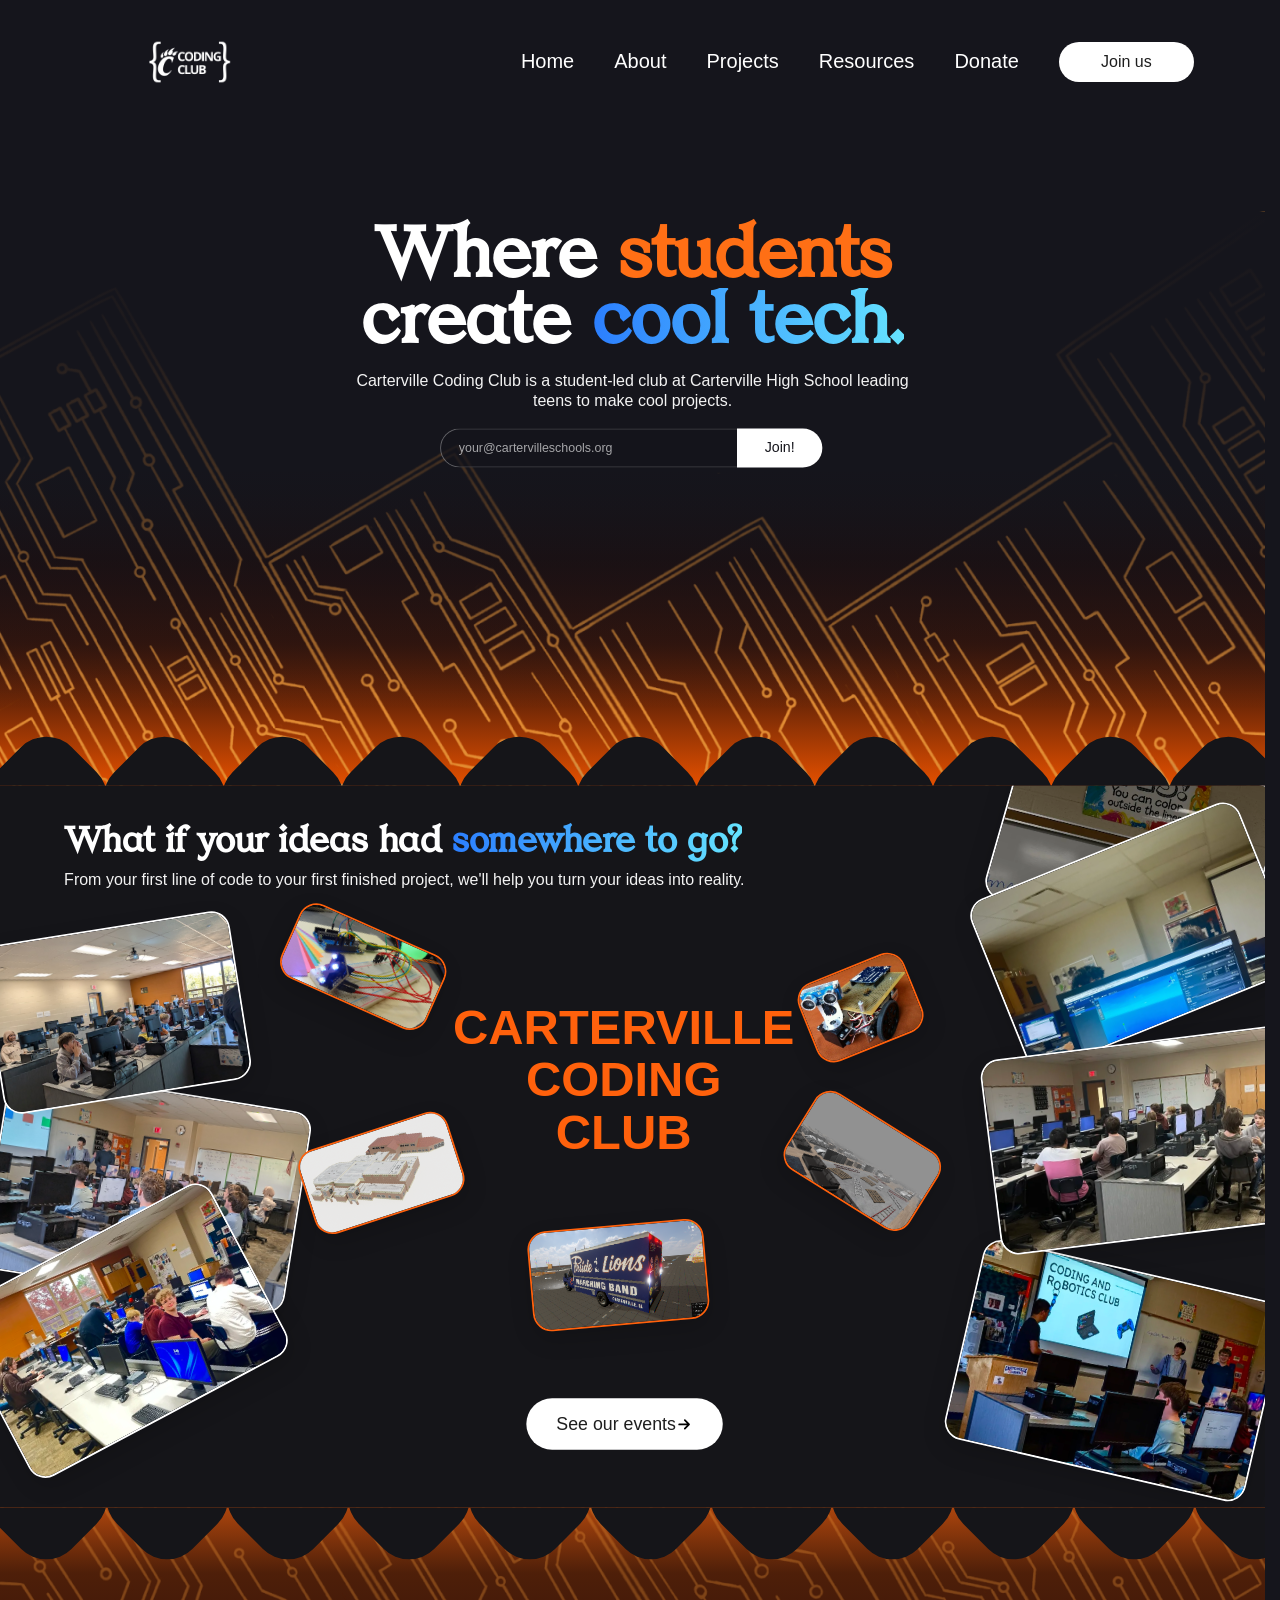
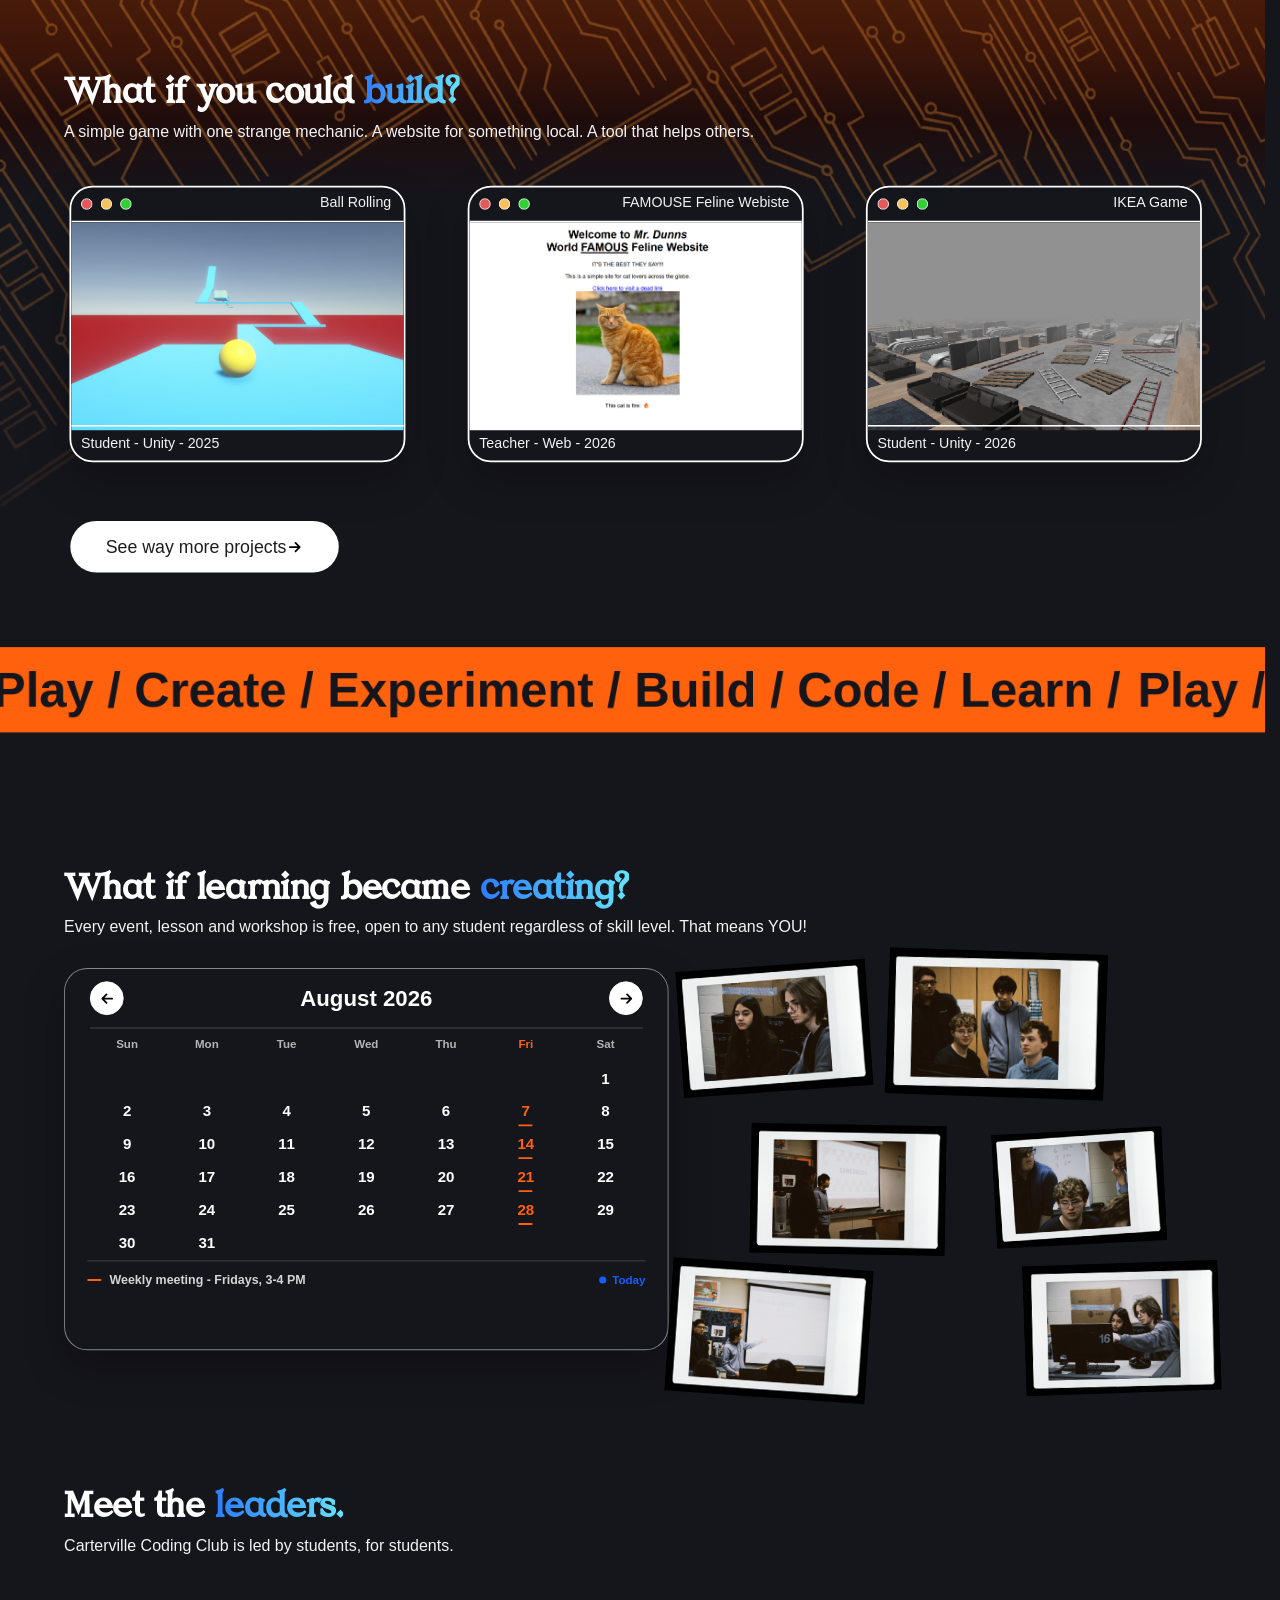
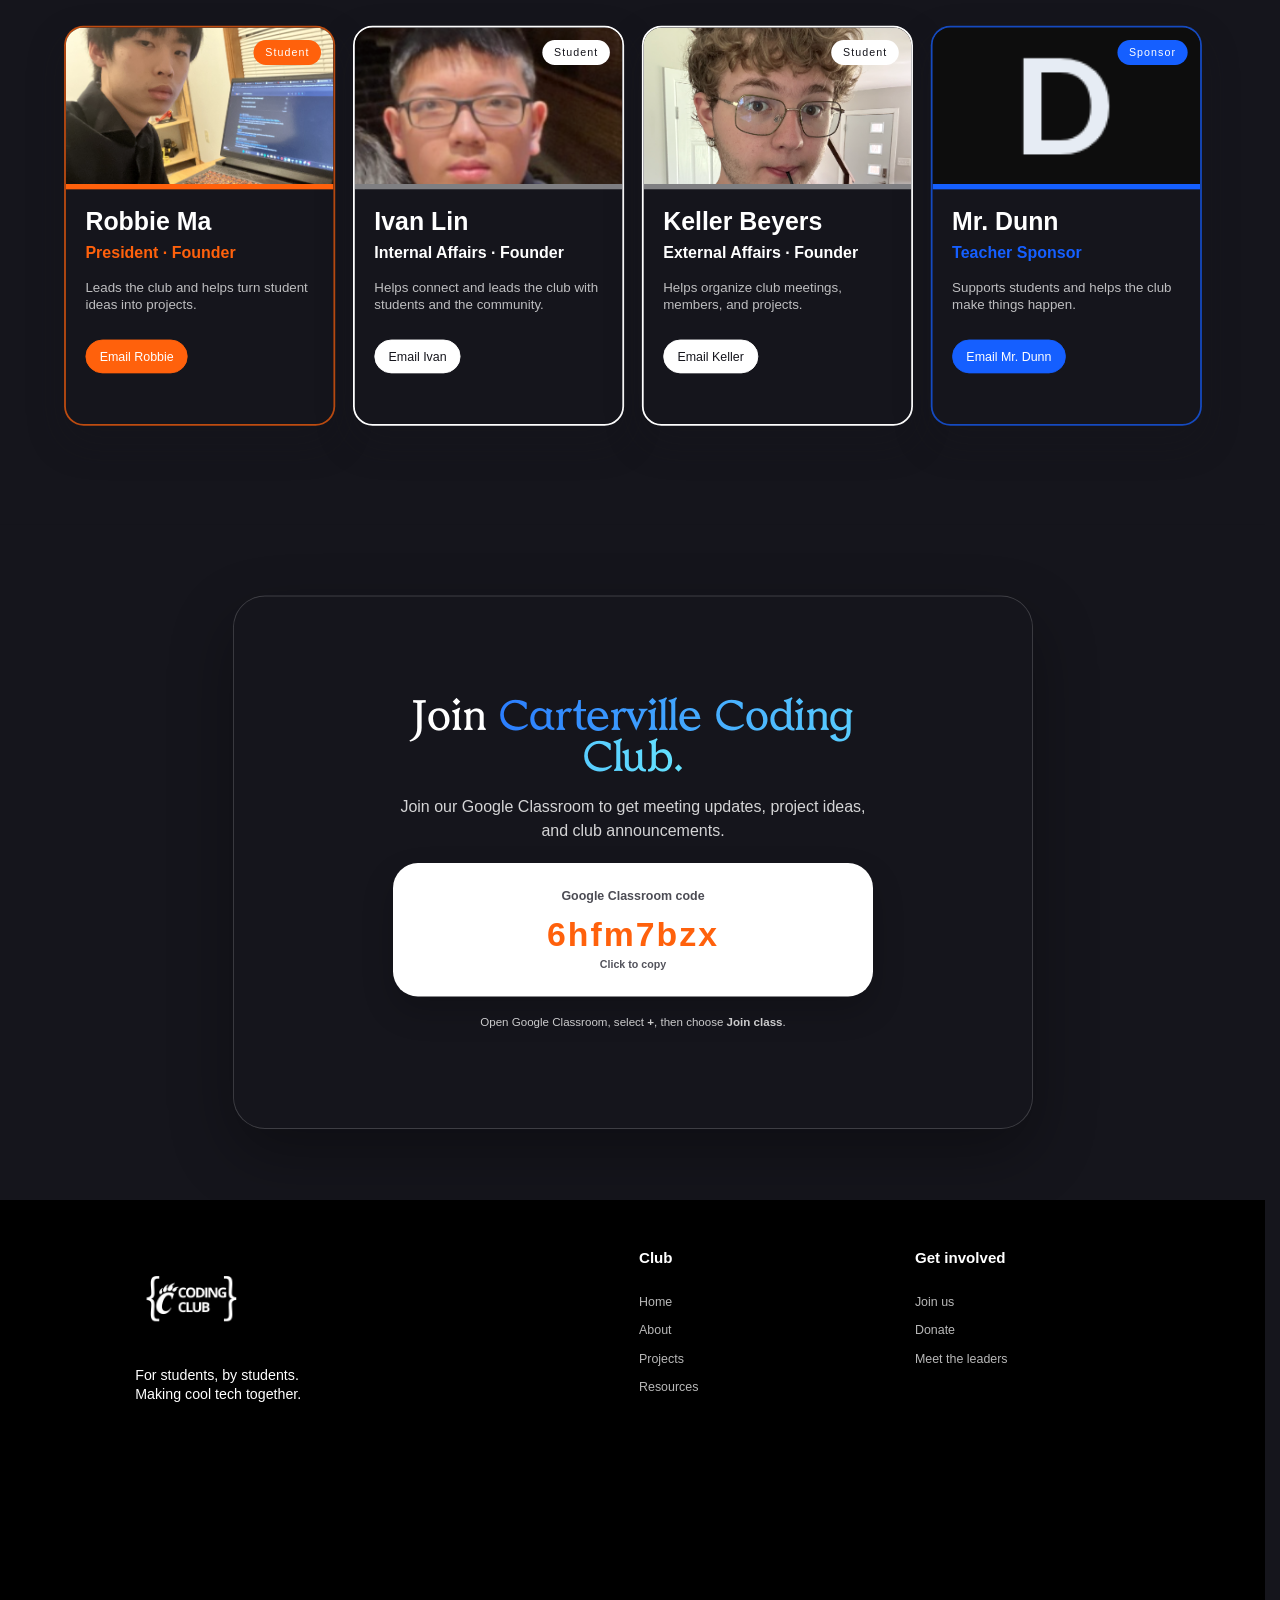
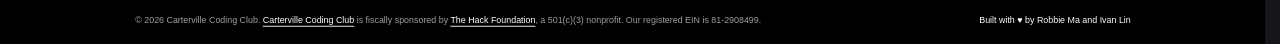
<file: Carterville Coding Club/index.html>
<!doctype html>
<html lang="en">
  <head>
    <meta charset="UTF-8" />
    <meta name="viewport" content="width=device-width, initial-scale=1.0" />
    <title>Carterville Coding Club</title>
    <link rel="icon" href="assets/coding-club-logo.png" />
    <link rel="preload" href="assets/zarathustra/ZAR_font/zarathustra-v01.otf" as="font" type="font/otf" crossorigin />
    <link rel="stylesheet" href="styles.css" />
  </head>
  <body class="home-page">
    <header class="site-header">
      <nav class="site-nav" aria-label="Main navigation">
        <a class="brand" href="#top">CCC</a>
        <div class="nav-right">
          <a href="index.html">Home</a>
          <a href="about.html">About</a>
          <a href="projects.html">Projects</a>
          <a href="resources.html">Resources</a>
          <a href="https://hcb.hackclub.com/donations/start/carterville-coding-club" target="_blank" rel="noreferrer">Donate</a>
          <a class="pill nav-pill" href="#join-us">Join us</a>
        </div>
      </nav>
    </header>
    <main class="site-shell" id="top" aria-label="Carterville Coding Club landing page">
      <div class="scale-viewport" id="scaleViewport">
        <div class="figma-stage" id="figmaStage">
          <section class="hero section" aria-labelledby="hero-title">
            <img class="circuit circuit-hero bleed" src="assets/figma/original-image-1.png" alt="" />
            <img class="circuit hero-circuit-flow bleed" src="assets/figma/hero-circuit-flow.webp" alt="" aria-hidden="true" />
            <img class="hero-window" src="assets/figma/subtract.svg" alt="" />

            <div class="hero-copy">
              <h1 id="hero-title">
                Where <span class="orange">students</span> create
                <span class="blue">cool tech.</span>
              </h1>
              <p>
                Carterville Coding Club is a student-led club at Carterville High School
                leading teens to make cool projects.
              </p>
            </div>

            <div class="join-form" id="join" aria-label="Join Carterville Coding Club">
              <input type="email" placeholder="your@cartervilleschools.org" aria-label="Email address" />
              <a class="join-form-button" href="#join-us">Join!</a>
            </div>

            <div class="diamond-transition hero-transition bleed" aria-hidden="true">
              <span></span><span></span><span></span><span></span><span></span><span></span>
              <span></span><span></span><span></span><span></span><span></span><span></span>
              <span></span><span></span><span></span><span></span><span></span><span></span>
            </div>
          </section>

          <section class="country section" id="about" aria-labelledby="ideas-title">
            <div class="section-heading country-heading">
              <h2 id="ideas-title">
                What if your ideas had <span>somewhere to go?</span>
              </h2>
              <p>
                From your first line of code to your first finished project, we'll help
                you turn your ideas into reality.
              </p>
            </div>

            <div class="photo-card photo-212 bleed"><img src="assets/figma/image-212.png" alt="" /></div>
            <div class="photo-card photo-211 bleed"><img src="assets/figma/image-211.png" alt="" /></div>
            <div class="photo-card photo-207 bleed"><img src="assets/figma/image-207.png" alt="" /></div>
            <div class="photo-card photo-206 bleed"><img src="assets/figma/image-206.png" alt="" /></div>
            <div class="photo-card photo-208 bleed"><img src="assets/figma/image-208.png" alt="" /></div>
            <div class="photo-card photo-209 bleed"><img src="assets/figma/image-209.png" alt="" /></div>
            <div class="photo-card photo-210 bleed"><img src="assets/figma/image-210.png" alt="" /></div>

            <div class="mini-card mini-213"><img src="assets/figma/image-213.png" alt="" /></div>
            <div class="mini-card mini-214"><img src="assets/figma/image-214.png" alt="" /></div>
            <div class="mini-card mini-215"><img src="assets/figma/image-215.png" alt="" /></div>
            <div class="mini-card mini-216"><img src="assets/figma/image-216.png" alt="" /></div>
            <div class="mini-card mini-217"><img src="assets/figma/image-217.png" alt="" /></div>

            <div class="club-lockup" aria-label="Carterville Coding Club">
              <span>Carterville</span>
              <span>Coding</span>
              <span>Club</span>
            </div>

            <a class="pill events-pill" href="#events">See our events <img class="arrow-icon" src="assets/icons/arrow-right.svg" alt="" /></a>
          </section>

          <section class="services section" id="projects" aria-labelledby="build-title">
            <img class="circuit services-circuit bleed" src="assets/figma/original-image-1.png" alt="" />
            <div class="diamond-transition services-transition bleed" aria-hidden="true">
              <span></span><span></span><span></span><span></span><span></span>
              <span></span><span></span><span></span><span></span><span></span>
              <span></span><span></span><span></span><span></span><span></span>
              <span></span><span></span><span></span>
            </div>

            <div class="section-heading services-heading">
              <h2 id="build-title">What if you could <span>build?</span></h2>
              <p>
                A simple game with one strange mechanic. A website for something local.
                A tool that helps others.
              </p>
            </div>

            <article class="project-card project-one" data-home-project-slot="0">
              <div class="window-top">
                <img class="dot dot-one" src="assets/figma/ellipse-434.svg" alt="" />
                <img class="dot dot-two" src="assets/figma/ellipse-435.svg" alt="" />
                <img class="dot dot-three" src="assets/figma/ellipse-436.svg" alt="" />
                <strong>Ball Rolling</strong>
              </div>
              <img class="project-image" src="assets/figma/image-218.png" alt="Ball Rolling project screenshot" />
              <img class="line line-top" src="assets/figma/line-1.svg" alt="" />
              <img class="line line-bottom" src="assets/figma/line-2.svg" alt="" />
              <p class="project-meta">Student - Unity - 2025</p>
            </article>

            <article class="project-card project-two" data-home-project-slot="1">
              <div class="window-top">
                <img class="dot dot-one" src="assets/figma/ellipse-434.svg" alt="" />
                <img class="dot dot-two" src="assets/figma/ellipse-435.svg" alt="" />
                <img class="dot dot-three" src="assets/figma/ellipse-436.svg" alt="" />
                <strong>FAMOUSE Feline Webiste</strong>
              </div>
              <img class="project-image" src="assets/figma/image-219.png" alt="FAMOUSE Feline website screenshot" />
              <img class="line line-top" src="assets/figma/line-1.svg" alt="" />
              <img class="line line-bottom" src="assets/figma/line-2.svg" alt="" />
              <p class="project-meta">Teacher - Web - 2026</p>
            </article>

            <article class="project-card project-three" data-home-project-slot="2">
              <div class="window-top">
                <img class="dot dot-one" src="assets/figma/ellipse-434.svg" alt="" />
                <img class="dot dot-two" src="assets/figma/ellipse-435.svg" alt="" />
                <img class="dot dot-three" src="assets/figma/ellipse-436.svg" alt="" />
                <strong>IKEA Game</strong>
              </div>
              <img class="project-image" src="assets/figma/image-220.png" alt="IKEA Game project screenshot" />
              <img class="line line-top" src="assets/figma/line-1.svg" alt="" />
              <img class="line line-bottom" src="assets/figma/line-2.svg" alt="" />
              <p class="project-meta">Student - Unity - 2026</p>
            </article>

            <a class="pill projects-pill" href="projects.html">See way more projects <img class="arrow-icon" src="assets/icons/arrow-right.svg" alt="" /></a>
          </section>

          <div class="marquee" aria-hidden="true">
            <div class="marquee-track">
              <span>Play / Create / Experiment / Build / Code / Learn / </span>
              <span>Play / Create / Experiment / Build / Code / Learn / </span>
            </div>
          </div>

          <section class="why section" id="resources" aria-labelledby="why-title">
            <div class="orange-band bleed"></div>
            <div class="section-heading why-heading">
              <h2 id="why-title">What if learning became <span>creating?</span></h2>
              <p>
                Every event, lesson and workshop is free, open to any student regardless of skill level. That means YOU! 
              </p>
            </div>

            <article class="club-calendar" aria-label="Club calendar">
              <div class="calendar-top">
                <button class="calendar-arrow calendar-arrow-previous" type="button" data-calendar-action="previous" aria-label="Show previous month"><img src="assets/icons/arrow-right.svg" alt="" /></button>
                <h3 id="calendar-title" aria-live="polite">August 2026</h3>
                <button class="calendar-arrow" type="button" data-calendar-action="next" aria-label="Show next month"><img src="assets/icons/arrow-right.svg" alt="" /></button>
              </div>

              <div class="calendar-weekdays" aria-hidden="true">
                <span>Sun</span>
                <span>Mon</span>
                <span>Tue</span>
                <span>Wed</span>
                <span>Thu</span>
                <span>Fri</span>
                <span>Sat</span>
              </div>

              <div class="calendar-grid" aria-labelledby="calendar-title"></div>

              <div class="calendar-legend">
                <span><i></i>Weekly meeting - Fridays, 3-4 PM</span>
                <strong id="calendar-next"><i></i>Today</strong>
              </div>
            </article>

            <aside class="calendar-gallery" aria-label="Carterville Coding Club workshop moments">
              <figure class="calendar-photo photo-a">
                <img src="assets/calendar-photos/instc 2026-08-24 1855443C2B13A23EDB.jpg" alt="Students listening during a presentation" />
              </figure>
              <figure class="calendar-photo photo-b">
                <img src="assets/calendar-photos/instc 2026-08-24 185545EFFC74A78733.jpg" alt="Students gathered in class" />
              </figure>
              <figure class="calendar-photo photo-c">
                <img src="assets/calendar-photos/instc 2026-08-24 185546498261560363.jpg" alt="Students presenting in front of a screen" />
              </figure>
              <figure class="calendar-photo photo-d">
                <img src="assets/calendar-photos/instc 2026-08-24 185545710350DD6F04.jpg" alt="Students focused on a discussion" />
              </figure>
              <figure class="calendar-photo photo-e">
                <img src="assets/calendar-photos/instc 2026-08-24 185544B20AB3E38AEF.jpg" alt="Students working together at computers" />
              </figure>
              <figure class="calendar-photo photo-f">
                <img src="assets/calendar-photos/instc 2026-08-24 18554661F085C5C359.jpg" alt="Students presenting beside a projector screen" />
              </figure>
            </aside>

          </section>

          <section class="leaders section" id="leaders" aria-labelledby="leaders-title">
            <div class="section-heading leaders-heading">
              <h2 id="leaders-title">Meet the <span>leaders.</span></h2>
              <p>
                Carterville Coding Club is led by students, for students.
              </p>
            </div>

            <div class="leaders-grid" aria-label="Carterville Coding Club leaders">
          
              
              <article class="leader-card leader-card-featured">
                <div class="leader-image-wrap">
                  <img src="assets/leaders/president.png" alt="Robbie Ma" />
                  <span class="leader-badge">Student</span>
                </div>
                <div>
                  <p class="leader-type">Student leader</p>
                  <h3>Robbie Ma</h3>
                  <p class="leader-role">President · Founder</p>
                  <p class="leader-description">Leads the club and helps turn student ideas into projects.</p>
                  <a class="leader-email" href="mailto:zhengyuanma@cartervilleschools.org">Email Robbie</a>
                </div>
              </article>
              <article class="leader-card">
                <div class="leader-image-wrap">
                  <img src="assets/leaders/external-affairs.png" alt="Ivan Lin" />
                  <span class="leader-badge">Student</span>
                </div>
                <div>
                  <p class="leader-type">Student leader</p>
                  <h3>Ivan Lin</h3>
                  <p class="leader-role">Internal Affairs · Founder</p>
                  <p class="leader-description">Helps connect and leads the club with students and the community.</p>
                  <a class="leader-email" href="mailto:Ivanlin@cartervilleschools.org">Email Ivan</a>
                </div>
              </article>
              <article class="leader-card">
                <div class="leader-image-wrap">
                  <img src="assets/leaders/keller-beyers.png" alt="Keller Beyers" />
                  <span class="leader-badge">Student</span>
                </div>
                <div>
                  <p class="leader-type">Student leader</p>
                  <h3>Keller Beyers</h3>
                  <p class="leader-role">External Affairs · Founder</p>
                  <p class="leader-description">Helps organize club meetings, members, and projects.</p>
                  <a class="leader-email" href="mailto:kellerbeyers@cartervilleschools.org">Email Keller</a>
                </div>
              </article>
              
              <article class="leader-card leader-card-sponsor">
                <div class="leader-image-wrap">
                  <img src="assets/leaders/teacher-sponsor.png" alt="Mr. Dunn" />
                  <span class="leader-badge">Sponsor</span>
                </div>
                <div>
                  <p class="leader-type">Teacher sponsor</p>
                  <h3>Mr. Dunn</h3>
                  <p class="leader-role">Teacher Sponsor</p>
                  <p class="leader-description">Supports students and helps the club make things happen.</p>
                  <a class="leader-email" href="mailto:rdunn@cartervilleschools.org">Email Mr. Dunn</a>
                </div>
              </article>
            </div>
          </section>

          <section class="join-section section" id="join-us" aria-labelledby="join-us-title">
            <div class="join-section-panel">
              <h2 id="join-us-title">Join <span>Carterville Coding Club.</span></h2>
              <p class="join-section-copy">Join our Google Classroom to get meeting updates, project ideas, and club announcements.</p>

              <div class="classroom-code" aria-label="Google Classroom join code">
                <span>Google Classroom code</span>
                <button class="classroom-code-copy" type="button" data-classroom-code="6hfm7bzx" aria-label="Copy Google Classroom code 6hfm7bzx">
                  <strong>6hfm7bzx</strong>
                  <small>Click to copy</small>
                </button>
              </div>

              <p class="classroom-help">Open Google Classroom, select <b>+</b>, then choose <b>Join class</b>.</p>
            </div>
          </section>

          <footer class="simple-footer section" aria-label="Site footer">
            <div class="footer-layout">
              <div class="footer-intro">
                <a class="footer-brand" href="#top" aria-label="Carterville Coding Club home">
                  <img src="assets/coding-club-logo.png" alt="Carterville Coding Club" />
                </a>
                <p>For students, by students.<br />Making cool tech together.</p>
                <div class="footer-socials" aria-label="Social links">
                  <a href="https://www.instagram.com/carterville_coding?igsi=bXc5dHk1bXNzMXQ0&utm_source=qr" target="_blank" rel="noreferrer" aria-label="Instagram"><svg viewBox="0 0 24 24" aria-hidden="true"><rect x="3" y="3" width="18" height="18" rx="5" /><circle cx="12" cy="12" r="4" /><circle cx="17.5" cy="6.5" r="1" class="icon-fill" /></svg></a>
                  <a href="https://discord.gg/URH8xkVuzP" target="_blank" rel="noreferrer" aria-label="Discord"><svg viewBox="0 0 24 24" aria-hidden="true"><path d="M18.9 5.1A16.1 16.1 0 0 0 15 4l-.5 1a14.6 14.6 0 0 0-5 0L9 4a16.1 16.1 0 0 0-3.9 1.1C2.6 8.7 1.9 12.2 2.2 15.7a15.8 15.8 0 0 0 4.8 2.4l1.2-1.7c-.7-.3-1.3-.7-1.9-1.1l.5-.4c3.7 1.7 8.1 1.7 11.8 0l.5.4c-.6.4-1.2.8-1.9 1.1l1.2 1.7a15.8 15.8 0 0 0 4.8-2.4c.4-4.1-.7-7.6-4.3-10.6ZM8.7 14.3c-1.1 0-2-1-2-2.2s.9-2.2 2-2.2 2 1 2 2.2-.9 2.2-2 2.2Zm6.6 0c-1.1 0-2-1-2-2.2s.9-2.2 2-2.2 2 1 2 2.2-.9 2.2-2 2.2Z" /></svg></a>
                  <a href="https://github.com/Hello-Grow/CartervilleCodingClub" target="_blank" rel="noreferrer" aria-label="GitHub"><svg viewBox="0 0 24 24" aria-hidden="true"><path d="M12 2.5a9.5 9.5 0 0 0-3 18.5c.5.1.7-.2.7-.5v-1.8c-2.8.6-3.4-1.2-3.4-1.2-.5-1.2-1.1-1.5-1.1-1.5-.9-.6.1-.6.1-.6 1 0 1.5 1 1.5 1 .9 1.5 2.4 1.1 3 .8.1-.6.4-1.1.7-1.4-2.2-.3-4.6-1.1-4.6-5a3.9 3.9 0 0 1 1-2.7c-.1-.3-.4-1.3.1-2.7 0 0 .8-.3 2.8 1a9.5 9.5 0 0 1 5.1 0c2-1.3 2.8-1 2.8-1 .5 1.4.2 2.4.1 2.7a3.9 3.9 0 0 1 1 2.7c0 3.9-2.4 4.7-4.6 5 .4.3.7 1 .7 1.9v2.8c0 .3.2.6.7.5A9.5 9.5 0 0 0 12 2.5Z" /></svg></a>
                </div>
              </div>

              <nav class="footer-column" aria-label="Club navigation">
                <h2>Club</h2>
                <a href="index.html">Home</a>
                <a href="about.html">About</a>
                <a href="projects.html">Projects</a>
                <a href="resources.html">Resources</a>
              </nav>

              <nav class="footer-column" aria-label="Get involved navigation">
                <h2>Get involved</h2>
                <a href="#join-us">Join us</a>
                <a href="https://hcb.hackclub.com/donations/start/carterville-coding-club" target="_blank" rel="noreferrer">Donate</a>
                <a href="#leaders">Meet the leaders</a>
              </nav>
            </div>

            <div class="footer-bottom">
              <p>&copy; 2026 Carterville Coding Club. <a href="https://hcb.hackclub.com/carterville-coding-club" target="_blank" rel="noreferrer">Carterville Coding Club</a> is fiscally sponsored by <a href="https://the.hackfoundation.org/" target="_blank" rel="noreferrer">The Hack Foundation</a>, a 501(c)(3) nonprofit. Our registered EIN is 81-2908499.</p>
              <span>Built with ♥ by Robbie Ma and Ivan Lin</span>
            </div>
          </footer>
        </div>
      </div>
    </main>
    <script src="script.js"></script>

    <script>
      (() => {
        const ORG = "Carterville-Coding-Club";
        const API = "https://api.github.com";
        const slots = document.querySelectorAll("[data-home-project-slot]");

        if (!slots.length) return;

        async function github(path) {
          const response = await fetch(`${API}${path}`);

          if (!response.ok) {
            throw new Error(`GitHub returned ${response.status}`);
          }

          return response.json();
        }

        async function getRepos() {
          const repos = [];

          for (let page = 1; ; page++) {
            const results = await github(
              `/orgs/${ORG}/repos?type=public&per_page=100&page=${page}`
            );

            repos.push(...results);

            if (results.length < 100) break;
          }

          return repos;
        }

        async function getProject(repo) {
          const response = await fetch(
            `${API}/repos/${ORG}/${repo.name}/contents/project.json`
          );

          if (response.status === 404) return null;
          if (!response.ok) return null;

          const file = await response.json();
          const content = file.content.replace(/\n/g, "");

          try {
            return JSON.parse(atob(content));
          } catch {
            return null;
          }
        }

        function validProject(project) {
          return (
            typeof project?.name === "string" &&
            typeof project?.description === "string" &&
            typeof project?.banner === "string" &&
            typeof project?.language === "string" &&
            typeof project?.status === "string" &&
            typeof project?.featured === "boolean" &&
            typeof project?.year === "number" &&
            Array.isArray(project?.authors)
          );
        }

        function bannerUrl(repo, file) {
          return [
            "https://raw.githubusercontent.com",
            ORG,
            repo.name,
            repo.default_branch,
            file
          ].join("/");
        }

        function fillSlot(slot, project, repo) {
          const image = slot.querySelector(".project-image");
          const title = slot.querySelector(".window-top strong");
          const meta = slot.querySelector(".project-meta");

          if (image) {
            image.src = bannerUrl(repo, project.banner);
            image.alt = `${project.name} project screenshot`;
            image.addEventListener("error", () => image.remove());
          }

          if (title) title.textContent = project.name;
          if (meta) meta.textContent = `${project.language} · ${project.year}`;

          slot.style.cursor = "pointer";
          slot.addEventListener("click", () => {
            window.open(repo.html_url, "_blank", "noopener,noreferrer");
          });
        }

        async function loadHomeProjects() {
          try {
            const repos = await getRepos();

            const projects = (
              await Promise.all(
                repos.map(async repo => {
                  const project = await getProject(repo);

                  if (!validProject(project)) return null;

                  return { project, repo };
                })
              )
            ).filter(Boolean);

            if (!projects.length) return;

            projects.sort((a, b) => {
              if (a.project.featured !== b.project.featured) {
                return Number(b.project.featured) - Number(a.project.featured);
              }

              return b.project.year - a.project.year;
            });

            const top = projects.slice(0, slots.length);

            top.forEach((entry, i) => {
              fillSlot(slots[i], entry.project, entry.repo);
            });

            for (let i = top.length; i < slots.length; i++) {
              slots[i].style.display = "none";
            }
          } catch (error) {
            console.error("Could not load homepage projects:", error);
          }
        }

        loadHomeProjects();
      })();
    </script>
  </body>
</html>
</file>
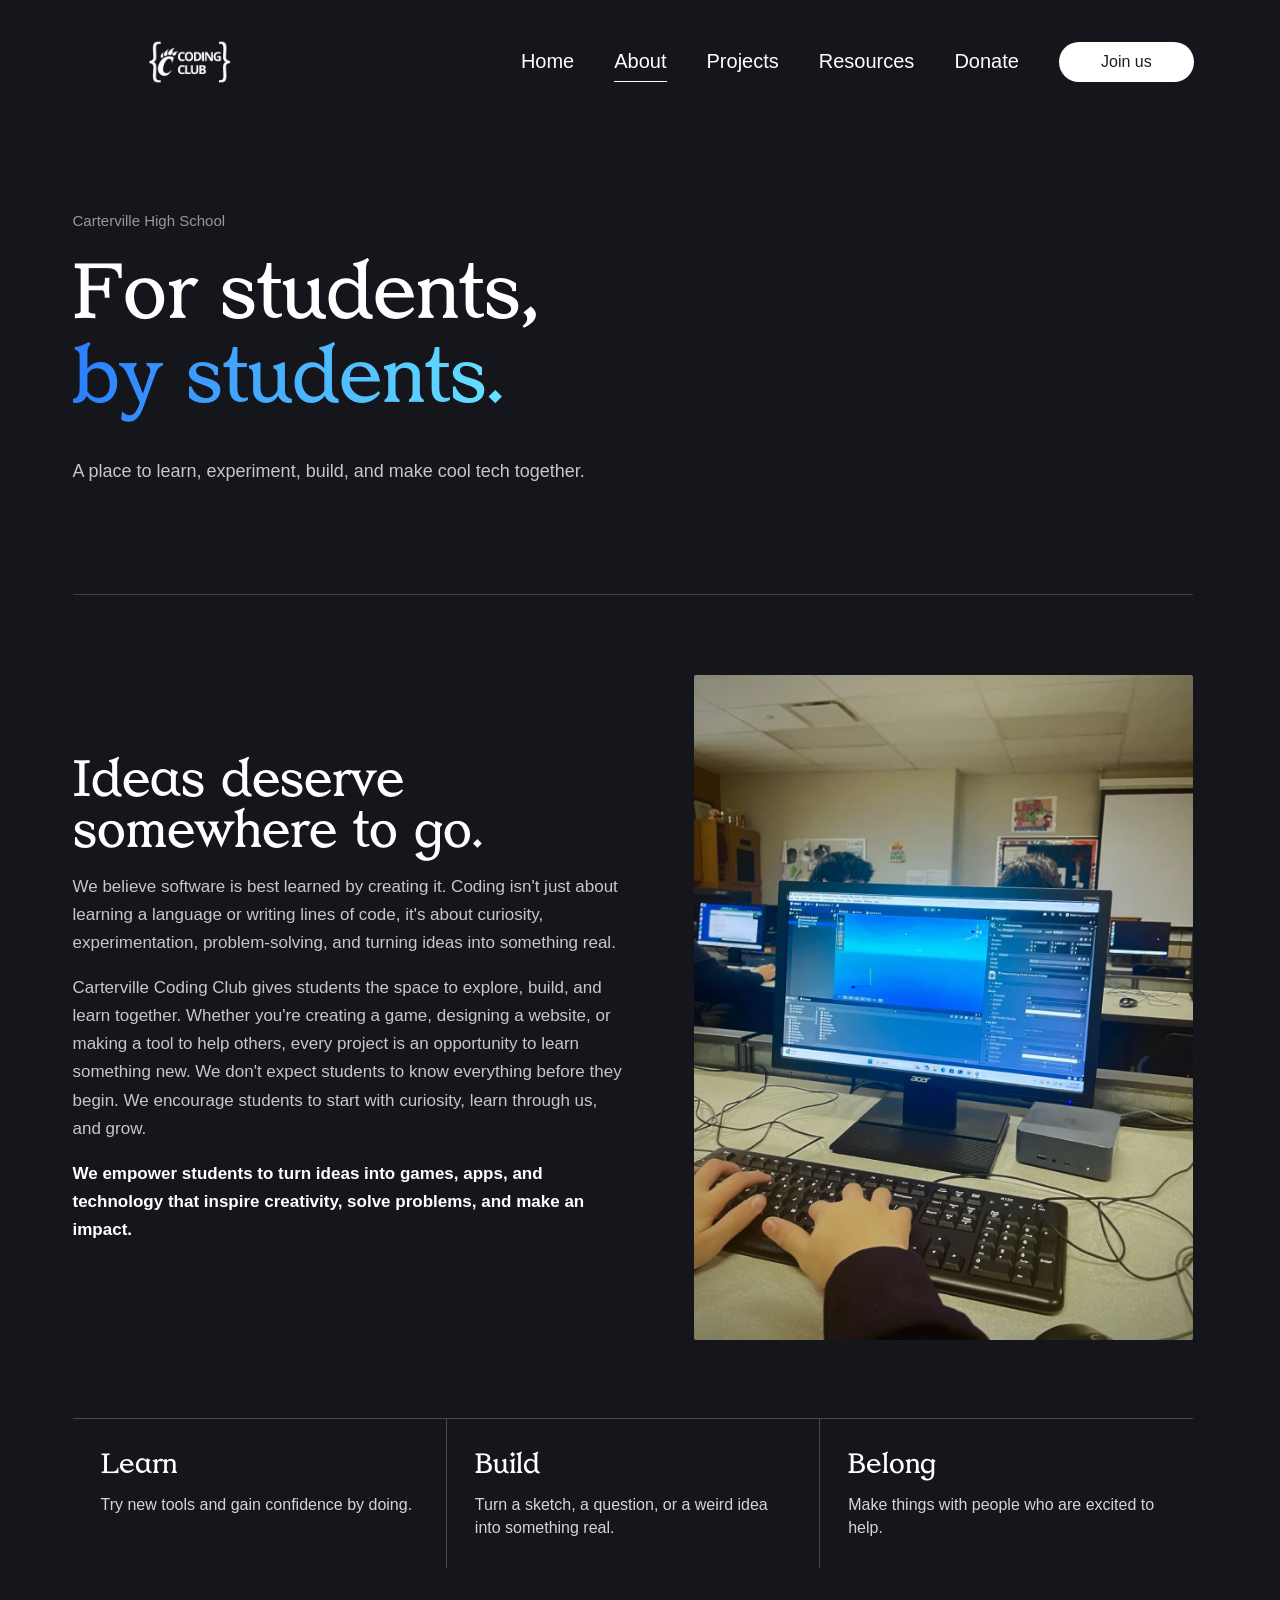
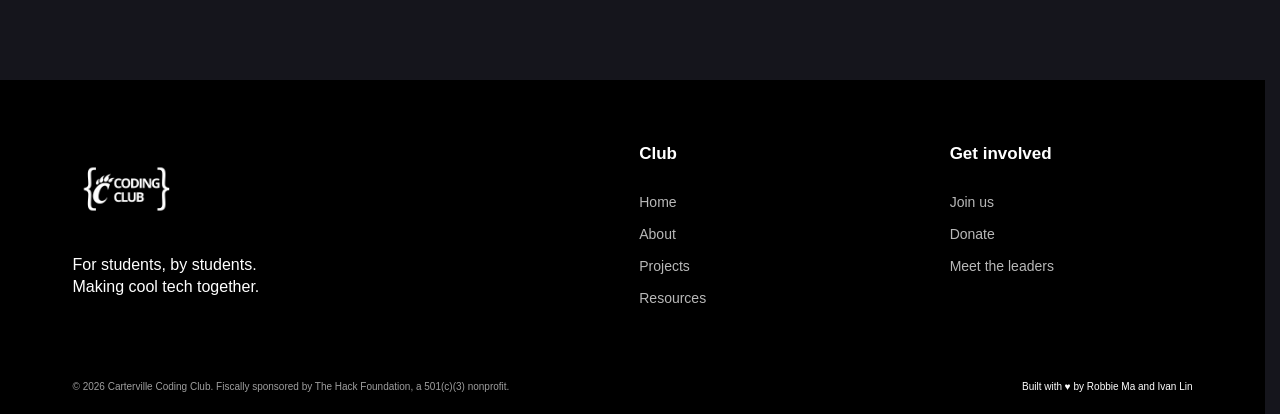
<file: Carterville Coding Club/about.html>
<!doctype html>
<html lang="en">
  <head>
    <meta charset="UTF-8" /><meta name="viewport" content="width=device-width, initial-scale=1.0" />
    <title>About | Carterville Coding Club</title><link rel="icon" href="assets/coding-club-logo.png" />
    <link rel="preload" href="assets/zarathustra/ZAR_font/zarathustra-v01.otf" as="font" type="font/otf" crossorigin /><link rel="stylesheet" href="styles.css" />
  </head>
  <body class="subpage">
    <header class="site-header"><nav class="site-nav" aria-label="Main navigation"><a class="brand" href="index.html">CCC</a><div class="nav-right"><a href="index.html">Home</a><a href="about.html" aria-current="page">About</a><a href="projects.html">Projects</a><a href="resources.html">Resources</a><a href="https://hcb.hackclub.com/donations/start/carterville-coding-club" target="_blank" rel="noreferrer">Donate</a><a class="pill nav-pill" href="index.html#join-us">Join us</a></div></nav></header>
    <main class="subpage-main"><section class="subpage-hero"><p class="eyebrow">Carterville High School</p><h1>For students, <span class="blue">by students.</span></h1><p>A place to learn, experiment, build, and make cool tech together.</p></section>
      <section class="subpage-content"><div class="about-grid"><div><h2>Ideas deserve somewhere to go.</h2><p>We believe software is best learned by creating it. Coding isn't just about learning a language or writing lines of code, it's about curiosity, experimentation, problem-solving, and turning ideas into something real.</p><p>Carterville Coding Club gives students the space to explore, build, and learn together. Whether you're creating a game, designing a website, or making a tool to help others, every project is an opportunity to learn something new. We don't expect students to know everything before they begin. We encourage students to start with curiosity, learn through us, and grow.</p><p class="about-mission">We empower students to turn ideas into games, apps, and technology that inspire creativity, solve problems, and make an impact.</p></div><img class="about-image" src="assets/figma/image-211.png" alt="Carterville Coding Club students together" /></div><div class="values"><article class="value"><h3>Learn</h3><p>Try new tools and gain confidence by doing.</p></article><article class="value"><h3>Build</h3><p>Turn a sketch, a question, or a weird idea into something real.</p></article><article class="value"><h3>Belong</h3><p>Make things with people who are excited to help.</p></article></div></section>
    </main><footer class="subpage-footer"><div class="subpage-footer-layout"><div><a class="footer-brand" href="index.html"><img src="assets/coding-club-logo.png" alt="Carterville Coding Club" /></a><p>For students, by students.<br />Making cool tech together.</p></div><nav><h2>Club</h2><a href="about.html">About</a><a href="projects.html">Projects</a><a href="resources.html">Resources</a></nav><nav><h2>Get involved</h2><a href="index.html#join-us">Join us</a><a href="https://hcb.hackclub.com/donations/start/carterville-coding-club" target="_blank" rel="noreferrer">Donate</a><a href="index.html#leaders">Meet the leaders</a></nav></div><div class="subpage-footer-bottom"><p>© 2026 Carterville Coding Club. Fiscally sponsored by The Hack Foundation, a 501(c)(3) nonprofit.</p><span>Built with ♥ by Robbie Ma and Ivan Lin</span></div></footer>
    <script src="script.js"></script>
  </body>
</html>
</file>
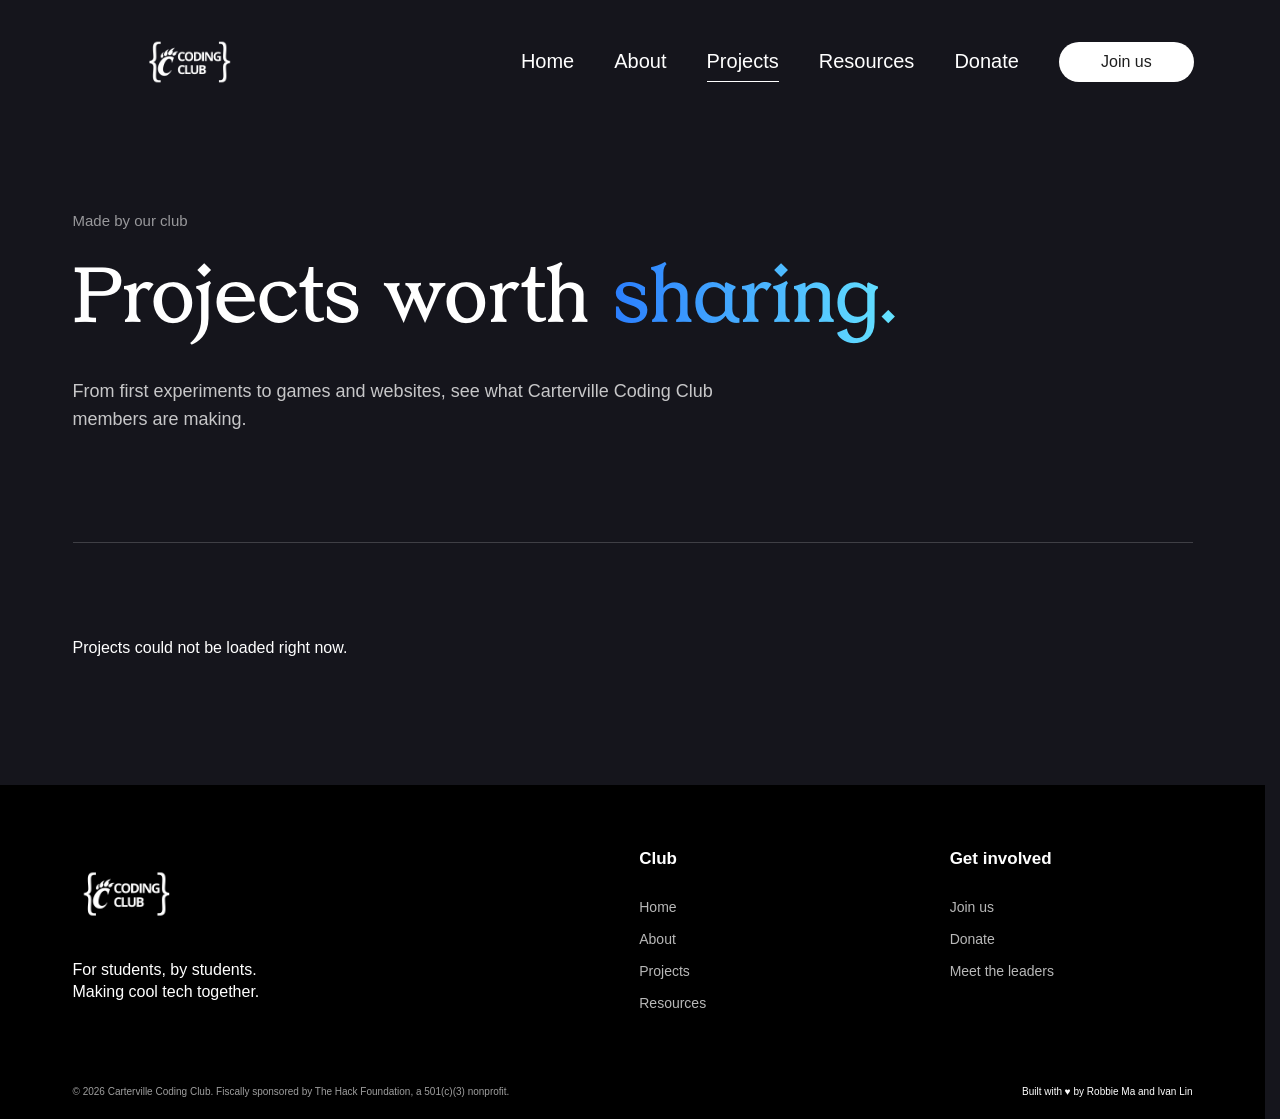
<file: Carterville Coding Club/projects.html>
<!doctype html>
<html lang="en">
  <head>
    <meta charset="UTF-8" />
    <meta name="viewport" content="width=device-width, initial-scale=1.0" />
    <title>Projects | Carterville Coding Club</title>

    <link rel="icon" href="assets/coding-club-logo.png" />
    <link
      rel="preload"
      href="assets/zarathustra/ZAR_font/zarathustra-v01.otf"
      as="font"
      type="font/otf"
      crossorigin
    />
    <link rel="stylesheet" href="styles.css" />
    <style>
      .project-page-grid {
        gap: 28px;
      }

      .project-page-card {
        position: relative;
        display: flex;
        flex-direction: column;
        overflow: hidden;
        border: 2px solid #ffffff;
        border-radius: 26px;
        background: var(--night);
        color: var(--soft);
        box-shadow: 0 18px 34px rgb(0 0 0 / 0.2);
        cursor: pointer;
        transition:
          transform 180ms ease,
          border-color 180ms ease,
          box-shadow 180ms ease;
      }

      .project-page-card:hover,
      .project-page-card:focus-visible {
        transform: translateY(-8px);
        border-color: var(--orange);
        box-shadow: 0 28px 60px rgb(0 0 0 / 0.34);
        outline: 0;
      }
      .project-page-card .window-top {
        position: absolute;
        top: 0;
        left: 0;
        right: 0;
        z-index: 2;
        height: 39px;
        border-radius: 0;
        background: linear-gradient(
          180deg,
          rgb(0 0 0 / 0.55) 0%,
          rgb(0 0 0 / 0) 100%
        );
      }
      .project-page-card .dot {
        position: absolute;
        top: 12px;
        width: 13px;
        height: 13px;
        aspect-ratio: auto;
        object-fit: initial;
      }

      .project-page-card .line-top {
        display: none;
      }

      .project-page-card .line {
        position: relative;
        top: auto;
        bottom: auto;
        left: auto;
        display: block;
        width: 100%;
        height: 2px;
        flex: 0 0 auto;
      }

      .project-page-card img.project-image {
        position: relative;
        top: auto;
        left: auto;
        display: block;
        width: 100%;
        height: 234px;
        border-radius: 0;
        object-fit: cover;
        flex: 0 0 auto;
      }

      .project-page-card .project-card-body {
        padding: 18px 20px 22px;
      }

      .project-page-card .project-title {
        margin: 0 0 12px;
        color: #ffffff;
        font-family: "Playfair Display", Georgia, serif;
        font-size: 22px;
        font-weight: 700;
        line-height: 1.15;
      }

      .project-page-card .project-description {
        margin: 0 0 4px;
        color: rgb(255 255 255 / 0.66);
        font-size: 14px;
        line-height: 1.5;
      }

      .project-page-card .project-meta {
        margin: 0;
        color: rgb(255 255 255 / 0.5);
        font-size: 14px;
        font-weight: 500;
      }

      .project-modal-overlay {
        position: fixed;
        inset: 0;
        z-index: 200;
        display: none;
        align-items: center;
        justify-content: center;
        padding: 32px;
        background: rgb(6 7 11 / 0.78);
        backdrop-filter: blur(6px);
      }

      .project-modal-overlay.is-open {
        display: flex;
      }

      .project-modal {
        position: relative;
        width: min(720px, 100%);
        max-height: min(88vh, 820px);
        overflow-y: auto;
        border: 2px solid #ffffff;
        border-radius: 26px;
        background: var(--night);
        color: var(--soft);
        box-shadow: 0 40px 90px rgb(0 0 0 / 0.5);
      }

      .project-modal-top {
        position: sticky;
        top: 0;
        z-index: 2;
        display: flex;
        align-items: center;
        height: 44px;
        padding: 0 16px;
        background: var(--night);
        border-bottom: 2px solid rgb(255 255 255 / 0.16);
      }

      .project-modal-top strong {
        margin-left: auto;
        overflow: hidden;
        font-size: 16px;
        font-weight: 500;
        text-overflow: ellipsis;
        white-space: nowrap;
        max-width: 70%;
      }

      .project-modal-close {
        display: grid;
        place-items: center;
        width: 28px;
        height: 28px;
        margin-left: 12px;
        border: 1px solid rgb(255 255 255 / 0.5);
        border-radius: 50%;
        color: #ffffff;
        background: transparent;
        font-size: 16px;
        line-height: 1;
        cursor: pointer;
      }

      .project-modal-close:hover,
      .project-modal-close:focus-visible {
        border-color: var(--orange);
        color: var(--orange);
        outline: 0;
      }

      .project-modal img.project-modal-image {
        display: block;
        width: 100%;
        height: 360px;
        object-fit: cover;
      }

      .project-modal-body {
        padding: 26px 28px 32px;
      }

      .project-modal-body h2 {
        margin: 0 0 6px;
        font-family: "Playfair Display", Georgia, serif;
        font-size: 32px;
      }

      .project-modal-meta {
        margin: 0 0 18px;
        color: rgb(255 255 255 / 0.62);
        font-size: 14px;
        font-weight: 600;
        letter-spacing: 0.02em;
        text-transform: uppercase;
      }

      .project-modal-description {
        margin: 0 0 22px;
        color: rgb(255 255 255 / 0.82);
        font-size: 16px;
        line-height: 1.55;
      }

      .project-modal-authors {
        margin: 0 0 22px;
        color: rgb(255 255 255 / 0.62);
        font-size: 14px;
      }

      .project-modal-actions {
        display: flex;
        flex-wrap: wrap;
        gap: 12px;
      }

      .project-modal-link {
        display: none;
        align-items: center;
        gap: 8px;
        padding: 12px 22px;
        border: 2px solid transparent;
        border-radius: 999px;
        background: #ffffff;
        color: var(--night);
        font-size: 14px;
        font-weight: 700;
      }

      .project-modal-link.is-visible {
        display: inline-flex;
      }

      .project-modal-link:hover,
      .project-modal-link:focus-visible {
        background: var(--orange);
        color: #ffffff;
      }
      .project-modal-link-primary {
        border-color: var(--orange);
        background: var(--orange);
        color: #ffffff;
      }

      .project-modal-link-primary:hover,
      .project-modal-link-primary:focus-visible {
        background: #ffffff;
        color: var(--night);
      }

      @media (max-width: 700px) {
        .project-modal-overlay {
          padding: 16px;
        }

        .project-modal img.project-modal-image {
          height: 220px;
        }

        .project-modal-body {
          padding: 20px 20px 26px;
        }

        .project-modal-body h2 {
          font-size: 26px;
        }
      }
    </style>
  </head>

  <body class="subpage">
    <header class="site-header">
      <nav class="site-nav" aria-label="Main navigation">
        <a class="brand" href="index.html">CCC</a>

        <div class="nav-right">
          <a href="index.html">Home</a>
          <a href="about.html">About</a>
          <a href="projects.html" aria-current="page">Projects</a>
          <a href="resources.html">Resources</a>
          <a
            href="https://hcb.hackclub.com/donations/start/carterville-coding-club"
            target="_blank"
            rel="noreferrer"
          >
            Donate
          </a>
          <a class="pill nav-pill" href="index.html#join-us">Join us</a>
        </div>
      </nav>
    </header>

    <main class="subpage-main">
      <section class="subpage-hero">
        <p class="eyebrow">Made by our club</p>
        <h1>Projects worth <span class="blue">sharing.</span></h1>
        <p>
          From first experiments to games and websites, see what
          Carterville Coding Club members are making.
        </p>
      </section>

      <section
        class="subpage-content project-page-grid"
        id="projects-grid"
        aria-label="Club projects"
      >
        <p id="projects-status">Loading projects...</p>
      </section>
    </main>

    <div class="project-modal-overlay" id="project-modal-overlay">
      <div
        class="project-modal"
        role="dialog"
        aria-modal="true"
        aria-labelledby="project-modal-heading"
      >
        <div class="project-modal-top">
          <button
            class="project-modal-close"
            type="button"
            id="project-modal-close"
            aria-label="Close"
          >
            &times;
          </button>
          <strong id="project-modal-title"></strong>
        </div>

        <img class="project-modal-image" id="project-modal-image" alt="" />

        <div class="project-modal-body">
          <h2 id="project-modal-heading"></h2>
          <p class="project-modal-meta" id="project-modal-meta"></p>
          <p class="project-modal-description" id="project-modal-description"></p>
          <p class="project-modal-authors" id="project-modal-authors"></p>

          <div class="project-modal-actions">
            <a
              class="project-modal-link project-modal-link-primary"
              id="project-modal-project-link"
              target="_blank"
              rel="noreferrer"
            >
              View Project ↗
            </a>
            <a
              class="project-modal-link is-visible"
              id="project-modal-link"
              target="_blank"
              rel="noreferrer"
            >
              View on GitHub ↗
            </a>
          </div>
        </div>
      </div>
    </div>

    <footer class="subpage-footer">
      <div class="subpage-footer-layout">
        <div>
          <a class="footer-brand" href="index.html">
            <img
              src="assets/coding-club-logo.png"
              alt="Carterville Coding Club"
            />
          </a>
          <p>
            For students, by students.<br />
            Making cool tech together.
          </p>
        </div>

        <nav>
          <h2>Club</h2>
          <a href="about.html">About</a>
          <a href="projects.html">Projects</a>
          <a href="resources.html">Resources</a>
        </nav>

        <nav>
          <h2>Get involved</h2>
          <a href="index.html#join-us">Join us</a>
          <a
            href="https://hcb.hackclub.com/donations/start/carterville-coding-club"
            target="_blank"
            rel="noreferrer"
          >
            Donate
          </a>
          <a href="index.html#leaders">Meet the leaders</a>
        </nav>
      </div>

      <div class="subpage-footer-bottom">
        <p>
          © 2026 Carterville Coding Club. Fiscally sponsored by
          The Hack Foundation, a 501(c)(3) nonprofit.
        </p>
        <span>Built with ♥ by Robbie Ma and Ivan Lin</span>
      </div>
    </footer>

    <script src="script.js"></script>

    <script>

    // js sucks and so is html
      const ORG = "Carterville-Coding-Club";
      const API = "https://api.github.com";
      const grid = document.querySelector("#projects-grid");

      const modalOverlay = document.querySelector("#project-modal-overlay");
      const modalCloseBtn = document.querySelector("#project-modal-close");
      const modalTopTitle = document.querySelector("#project-modal-title");
      const modalImage = document.querySelector("#project-modal-image");
      const modalHeading = document.querySelector("#project-modal-heading");
      const modalMeta = document.querySelector("#project-modal-meta");
      const modalDescription = document.querySelector(
        "#project-modal-description"
      );
      const modalAuthors = document.querySelector("#project-modal-authors");
      const modalProjectLink = document.querySelector(
        "#project-modal-project-link"
      );
      const modalLink = document.querySelector("#project-modal-link");

      async function github(path) {
        const response = await fetch(`${API}${path}`);

        if (!response.ok) {
          throw new Error(`GitHub returned ${response.status}`);
        }

        return response.json();
      }

      async function getRepos() {
        const repos = [];

        for (let page = 1; ; page++) {
          const results = await github(
            `/orgs/${ORG}/repos?type=public&per_page=100&page=${page}`
          );

          repos.push(...results);

          if (results.length < 100) break;
        }

        return repos;
      }

      async function getProject(repo) {
        const response = await fetch(
          `${API}/repos/${ORG}/${repo.name}/contents/project.json`
        );

        if (response.status === 404) return null;
        if (!response.ok) return null;

        const file = await response.json();
        const content = file.content.replace(/\n/g, "");

        try {
          return JSON.parse(atob(content));
        } catch {
          return null;
        }
      }

      function validProject(project) {
        return (
          typeof project?.name === "string" &&
          typeof project?.description === "string" &&
          typeof project?.banner === "string" &&
          typeof project?.language === "string" &&
          typeof project?.status === "string" &&
          typeof project?.featured === "boolean" &&
          typeof project?.year === "number" &&
          Array.isArray(project?.authors)
        );
      }

      function bannerUrl(repo, file) {
        return [
          "https://raw.githubusercontent.com",
          ORG,
          repo.name,
          repo.default_branch,
          file
        ].join("/");
      }

      function openProjectModal(project, repo) {
        modalTopTitle.textContent = project.name;
        modalImage.src = bannerUrl(repo, project.banner);
        modalImage.alt = `${project.name} project screenshot`;
        modalHeading.textContent = project.name;
        modalMeta.textContent = `${project.language} · ${project.year}`;
        modalDescription.textContent = project.description;
        modalAuthors.textContent = project.authors.join(", ");

        if (typeof project.link === "string" && project.link.trim()) {
          let link = project.link.trim();

          if (!/^[a-z][a-z0-9+.-]*:\/\//i.test(link)) {
            link = `https://${link}`;
          }

          modalProjectLink.href = link;
          modalProjectLink.classList.add("is-visible");
        } else {
          modalProjectLink.removeAttribute("href");
          modalProjectLink.classList.remove("is-visible");
        }

        modalLink.href = repo.html_url;

        modalOverlay.classList.add("is-open");
        document.body.style.overflow = "hidden";
        modalCloseBtn.focus();
      }

      function closeProjectModal() {
        modalOverlay.classList.remove("is-open");
        document.body.style.overflow = "";
      }

      modalCloseBtn.addEventListener("click", closeProjectModal);

      modalOverlay.addEventListener("click", event => {
        if (event.target === modalOverlay) closeProjectModal();
      });

      document.addEventListener("keydown", event => {
        if (event.key === "Escape") closeProjectModal();
      });

      function createCard(project, repo) {
        const card = document.createElement("article");
        card.className = "project-page-card";
        card.tabIndex = 0;

        const windowTop = document.createElement("div");
        windowTop.className = "window-top";

        const dotOne = document.createElement("img");
        dotOne.className = "dot dot-one";
        dotOne.src = "assets/figma/ellipse-434.svg";
        dotOne.alt = "";

        const dotTwo = document.createElement("img");
        dotTwo.className = "dot dot-two";
        dotTwo.src = "assets/figma/ellipse-435.svg";
        dotTwo.alt = "";

        const dotThree = document.createElement("img");
        dotThree.className = "dot dot-three";
        dotThree.src = "assets/figma/ellipse-436.svg";
        dotThree.alt = "";

        windowTop.append(dotOne, dotTwo, dotThree);

        const image = document.createElement("img");
        image.className = "project-image";
        image.src = bannerUrl(repo, project.banner);
        image.alt = `${project.name} project screenshot`;

        image.addEventListener("error", () => {
          image.remove();
        });

        const lineTop = document.createElement("img");
        lineTop.className = "line line-top";
        lineTop.src = "assets/figma/line-1.svg";
        lineTop.alt = "";

        const lineBottom = document.createElement("img");
        lineBottom.className = "line line-bottom";
        lineBottom.src = "assets/figma/line-2.svg";
        lineBottom.alt = "";

        const body = document.createElement("div");
        body.className = "project-card-body";

        const title = document.createElement("strong");
        title.className = "project-title";
        title.textContent = project.name;

        const description = document.createElement("p");
        description.className = "project-description";
        description.textContent = project.description;

        const meta = document.createElement("p");
        meta.className = "project-meta";
        meta.textContent =
          `${project.authors.join(", ")} · ${project.language} · ${project.year}`;

        body.append(title, description, meta);
        card.append(windowTop, image, lineTop, lineBottom, body);

        const open = () => openProjectModal(project, repo);

        card.addEventListener("click", open);
        card.addEventListener("keydown", event => {
          if (event.key === "Enter" || event.key === " ") {
            event.preventDefault();
            open();
          }
        });

        return card;
      }

      async function loadProjects() {
        try {
          const repos = await getRepos();

          const projects = (
            await Promise.all(
              repos.map(async repo => {
                const project = await getProject(repo);

                if (!validProject(project)) return null;

                return { project, repo };
              })
            )
          ).filter(Boolean);

          projects.sort((a, b) => {
            if (a.project.featured !== b.project.featured) {
              return Number(b.project.featured) - Number(a.project.featured);
            }

            return b.project.year - a.project.year;
          });

          grid.replaceChildren();

          if (!projects.length) {
            const message = document.createElement("p");
            message.textContent = "No projects found.";
            grid.appendChild(message);
            return;
          }

          for (const { project, repo } of projects) {
            grid.appendChild(createCard(project, repo));
          }
        } catch (error) {
          console.error("Could not load projects:", error);

          grid.replaceChildren();

          const message = document.createElement("p");
          message.textContent = "Projects could not be loaded right now.";
          grid.appendChild(message);
        }
      }

      loadProjects();
    </script>
  </body>
</html>
</file>
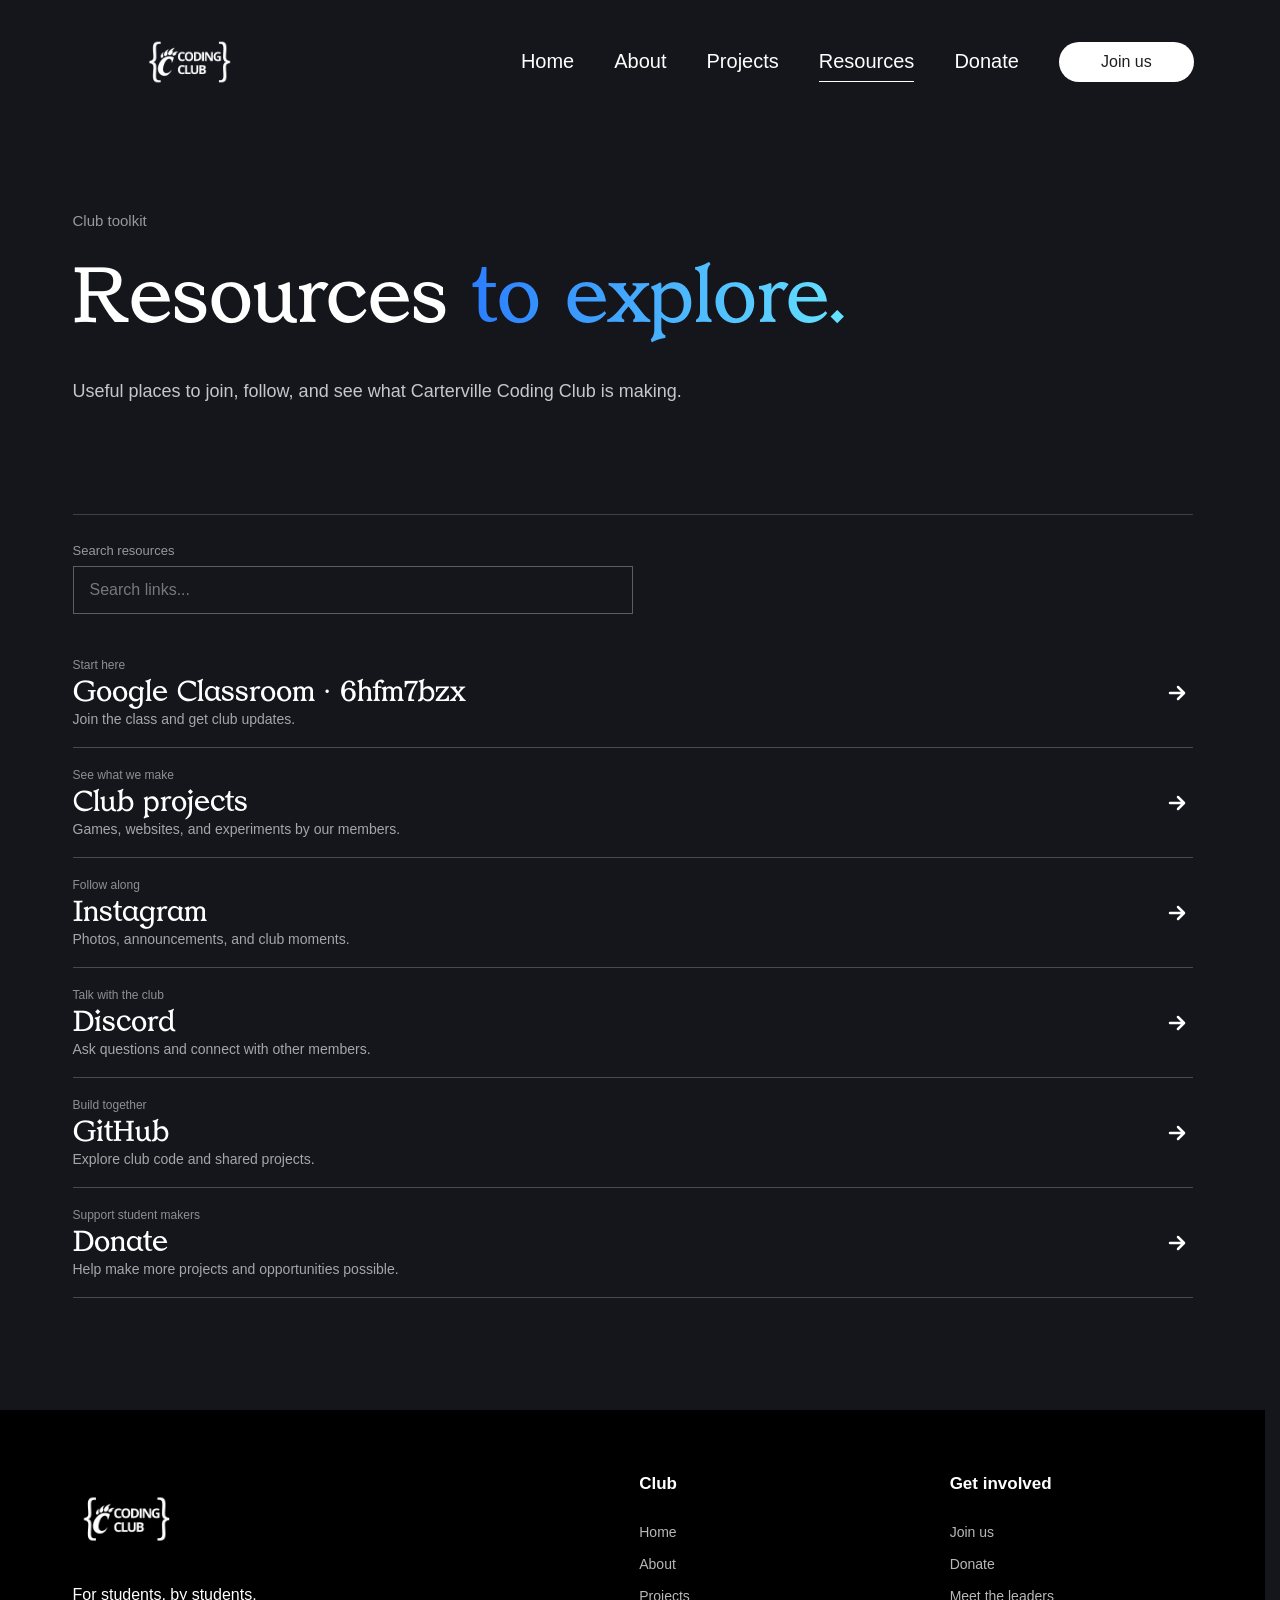
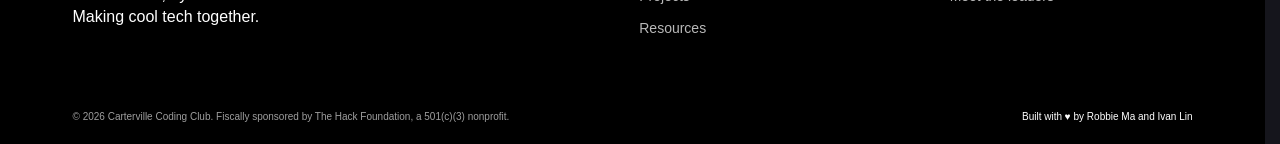
<file: Carterville Coding Club/resources.html>
<!doctype html>
<html lang="en">
  <head>
    <meta charset="UTF-8" /><meta name="viewport" content="width=device-width, initial-scale=1.0" />
    <title>Resources | Carterville Coding Club</title><link rel="icon" href="assets/coding-club-logo.png" />
    <link rel="preload" href="assets/zarathustra/ZAR_font/zarathustra-v01.otf" as="font" type="font/otf" crossorigin /><link rel="stylesheet" href="styles.css" />
  </head>
  <body class="subpage">
    <header class="site-header"><nav class="site-nav" aria-label="Main navigation"><a class="brand" href="index.html">CCC</a><div class="nav-right"><a href="index.html">Home</a><a href="about.html">About</a><a href="projects.html">Projects</a><a href="resources.html" aria-current="page">Resources</a><a href="https://hcb.hackclub.com/donations/start/carterville-coding-club" target="_blank" rel="noreferrer">Donate</a><a class="pill nav-pill" href="index.html#join-us">Join us</a></div></nav></header>
    <main class="subpage-main"><section class="subpage-hero"><p class="eyebrow">Club toolkit</p><h1>Resources <span class="blue">to explore.</span></h1><p>Useful places to join, follow, and see what Carterville Coding Club is making.</p></section><section class="subpage-content resource-links" aria-label="Carterville Coding Club links"><a class="resource-link-card" href="index.html#join-us"><span><small>Start here</small><strong>Google Classroom · 6hfm7bzx</strong><em>Join the class and get club updates.</em></span><img src="assets/icons/arrow-right.svg" alt="" /></a><a class="resource-link-card" href="projects.html"><span><small>See what we make</small><strong>Club projects</strong><em>Games, websites, and experiments by our members.</em></span><img src="assets/icons/arrow-right.svg" alt="" /></a><a class="resource-link-card" href="https://www.instagram.com/carterville_coding?igsi=bXc5dHk1bXNzMXQ0&utm_source=qr" target="_blank" rel="noreferrer"><span><small>Follow along</small><strong>Instagram</strong><em>Photos, announcements, and club moments.</em></span><img src="assets/icons/arrow-right.svg" alt="" /></a><a class="resource-link-card" href="https://discord.gg/URH8xkVuzP" target="_blank" rel="noreferrer"><span><small>Talk with the club</small><strong>Discord</strong><em>Ask questions and connect with other members.</em></span><img src="assets/icons/arrow-right.svg" alt="" /></a><a class="resource-link-card" href="https://github.com/Hello-Grow/CartervilleCodingClub" target="_blank" rel="noreferrer"><span><small>Build together</small><strong>GitHub</strong><em>Explore club code and shared projects.</em></span><img src="assets/icons/arrow-right.svg" alt="" /></a><a class="resource-link-card" href="https://hcb.hackclub.com/donations/start/carterville-coding-club" target="_blank" rel="noreferrer"><span><small>Support student makers</small><strong>Donate</strong><em>Help make more projects and opportunities possible.</em></span><img src="assets/icons/arrow-right.svg" alt="" /></a></section></main>
    <footer class="subpage-footer"><div class="subpage-footer-layout"><div><a class="footer-brand" href="index.html"><img src="assets/coding-club-logo.png" alt="Carterville Coding Club" /></a><p>For students, by students.<br />Making cool tech together.</p></div><nav><h2>Club</h2><a href="about.html">About</a><a href="projects.html">Projects</a><a href="resources.html">Resources</a></nav><nav><h2>Get involved</h2><a href="index.html#join-us">Join us</a><a href="https://hcb.hackclub.com/donations/start/carterville-coding-club" target="_blank" rel="noreferrer">Donate</a><a href="index.html#leaders">Meet the leaders</a></nav></div><div class="subpage-footer-bottom"><p>© 2026 Carterville Coding Club. Fiscally sponsored by The Hack Foundation, a 501(c)(3) nonprofit.</p><span>Built with ♥ by Robbie Ma and Ivan Lin</span></div></footer>
    <script src="script.js"></script>
  </body>
</html>
</file>
<file: Carterville Coding Club/styles.css>
:root {
  --night: #15151c;
  --night-deep: #151519;
  --orange: #ff610c;
  --hero-orange: #ff6f15;
  --blue: #155fff;
  --soft: #f3f3f3;
}

@font-face {
  font-family: "Zarathustra";
  src: url("assets/zarathustra/ZAR_font/zarathustra-v01.otf") format("opentype");
  font-style: normal;
  font-weight: 400;
  font-display: block;
}

* {
  box-sizing: border-box;
}

html,
body {
  margin: 0;
  min-height: 100%;
  overflow-x: hidden;
  background: var(--night);
  color: #ffffff;
  font-family: "Inter", Arial, sans-serif;
}

a {
  color: inherit;
  text-decoration: none;
}

button,
input {
  font: inherit;
}

.site-shell {
  min-height: 100vh;
  overflow-x: hidden;
  background: var(--night);
}

.scale-viewport {
  --stage-scale: 1;
  --stage-bleed: 0px;
  --hero-circuit-mask-y: 760px;

  position: relative;
  width: 100%;
  overflow: hidden;
  background:
    linear-gradient(
      180deg,
      rgb(21 21 28) 0%,
      rgb(21 21 28) 15.2%,
      rgb(31 12 11) 18%,
      rgb(59 21 9) 20.8%,
      rgb(116 41 6) 22.8%,
      rgb(228 80 0) 25.4%,
      var(--night-deep) 25.4%,
      var(--night-deep) 48.7%,
      rgb(172 69 13) 48.7%,
      rgb(78 31 9) 50.8%,
      rgb(59 21 9) 53.4%,
      rgb(31 12 11) 55.5%,
      rgb(21 21 28) 58.1%,
      rgb(21 21 28) 72.1%,
      var(--orange) 72.5%,
      var(--orange) 75.3%,
      var(--night) 75.3%,
      var(--night) 100%
    );
}

.figma-stage {
  position: relative;
  left: 50%;
  width: calc(1440px + (var(--stage-bleed) * 2));
  height: 5450px;
  margin-left: calc((-720px - var(--stage-bleed)) * var(--stage-scale));
  overflow: hidden;
  transform-origin: top left;
  transform: scale(var(--stage-scale));
  background: var(--night);
}

.section {
  position: absolute;
  left: 0;
  width: calc(1440px + (var(--stage-bleed) * 2));
  overflow: hidden;
}

.section > * {
  translate: var(--stage-bleed) 0;
}

.section > .bleed {
  translate: 0 0;
}

.hero {
  top: 0;
  height: 884px;
  background:
    linear-gradient(
      180deg,
      rgb(21 21 28) 0%,
      rgb(21 21 28) 60%,
      rgb(31 12 11) 71%,
      rgb(59 21 9) 82%,
      rgb(116 41 6) 90%,
      rgb(228 80 0) 100%
    );
}

.hero::before {
  content: "";
  position: absolute;
  z-index: 2;
  left: 0;
  right: 0;
  top: 238px;
  height: 560px;
  pointer-events: none;
  background: linear-gradient(
    180deg,
    var(--night) 0%,
    rgb(21 21 28 / 0.94) 26%,
    rgb(21 21 28 / 0.72) 58%,
    rgb(21 21 28 / 0.32) 86%,
    rgb(21 21 28 / 0) 100%
  );
}

.nav {
  position: absolute;
  z-index: 5;
  left: 80px;
  top: 42px;
  width: 1280px;
  display: flex;
  align-items: center;
  justify-content: space-between;
}

.brand {
  font-family: "Playfair Display", Georgia, serif;
  font-size: 30px;
  font-weight: 600;
  line-height: 1;
}

.nav-right {
  display: flex;
  align-items: center;
  gap: 40px;
  font-family: "Poppins", Arial, sans-serif;
  font-size: 20px;
  font-weight: 500;
}

.pill {
  display: inline-flex;
  align-items: center;
  justify-content: center;
  border-radius: 32px;
  background: #ffffff;
  color: #1e1e1e;
  font-family: "Poppins", Arial, sans-serif;
  font-weight: 500;
  white-space: nowrap;
}

.nav-pill {
  width: 135px;
  height: 40px;
  font-size: 16px;
}

.circuit {
  position: absolute;
  width: 1536px;
  height: 673px;
  object-fit: cover;
  pointer-events: none;
}

.circuit-hero {
  left: 0;
  top: 238px;
  width: calc(1440px + (var(--stage-bleed) * 2));
}

.hero-circuit-flow {
  z-index: 0;
  left: 0;
  top: 238px;
  width: calc(1440px + (var(--stage-bleed) * 2));
  opacity: 0.96;
  transform: none;
  -webkit-mask-image: linear-gradient(
    to bottom,
    transparent 0,
    transparent calc(var(--hero-circuit-mask-y) - 150px),
    rgb(0 0 0 / 0.3) calc(var(--hero-circuit-mask-y) - 80px),
    #000 calc(var(--hero-circuit-mask-y) - 24px),
    #000 calc(var(--hero-circuit-mask-y) + 36px),
    rgb(0 0 0 / 0.3) calc(var(--hero-circuit-mask-y) + 100px),
    transparent calc(var(--hero-circuit-mask-y) + 175px),
    transparent 100%
  );
  mask-image: linear-gradient(
    to bottom,
    transparent 0,
    transparent calc(var(--hero-circuit-mask-y) - 150px),
    rgb(0 0 0 / 0.3) calc(var(--hero-circuit-mask-y) - 80px),
    #000 calc(var(--hero-circuit-mask-y) - 24px),
    #000 calc(var(--hero-circuit-mask-y) + 36px),
    rgb(0 0 0 / 0.3) calc(var(--hero-circuit-mask-y) + 100px),
    transparent calc(var(--hero-circuit-mask-y) + 175px),
    transparent 100%
  );
  will-change: mask-image;
}

.hero-window {
  position: absolute;
  z-index: 1;
  left: 80px;
  top: 111px;
  width: 1280px;
  height: 635px;
  pointer-events: none;
}

.hero-copy {
  position: absolute;
  z-index: 3;
  left: 390px;
  top: 250px;
  width: 659px;
  text-align: center;
}

.hero-copy h1,
.section-heading h2 {
  margin: 0;
  font-family: "Playfair Display", Georgia, serif;
  font-weight: 600;
  letter-spacing: 0;
}

.hero-copy h1 {
  font-size: 80px;
  line-height: 0.92;
}

.hero-copy p {
  margin: 20px 0 0;
  color: var(--soft);
  font-size: 18px;
  font-weight: 500;
  line-height: 1.25;
}

.orange {
  color: var(--hero-orange);
}

.blue {
  display: inline-block;
  background: linear-gradient(90deg, #2b7efe 0%, #65e3ff 100%);
  -webkit-background-clip: text;
  background-clip: text;
  color: transparent;
}

.join-form {
  position: absolute;
  z-index: 4;
  left: 503px;
  top: 482px;
  display: flex;
  align-items: center;
  width: 430px;
  height: 44px;
}

.join-form input {
  width: 334px;
  height: 44px;
  padding: 0 20px;
  border: 1px solid rgb(255 255 255 / 0.36);
  border-right: 0;
  border-radius: 999px 0 0 999px;
  outline: 0;
  color: #ffffff;
  background: rgb(21 21 28 / 0.72);
  font-size: 14px;
}

.join-form-button {
  display: inline-flex;
  align-items: center;
  justify-content: center;
  width: 96px;
  height: 44px;
  margin-left: 0;
  border-radius: 0 999px 999px 0;
  background: #ffffff;
  color: var(--night);
  cursor: pointer;
  font-family: "Poppins", Arial, sans-serif;
  font-size: 16px;
  font-weight: 500;
}

.join-form input::placeholder { color: rgb(255 255 255 / 0.62); }
.join-form input:focus { border-color: #ffffff; }
.join-form-button:hover, .join-form-button:focus-visible { background: #e8e8e8; outline: 0; }

.diamond-transition {
  position: absolute;
  left: 0;
  width: calc(1440px + (var(--stage-bleed) * 2));
  height: 170px;
  overflow: hidden;
}

.diamond-transition span {
  position: absolute;
  top: 42px;
  width: 120px;
  height: 120px;
  border-radius: 40px;
  background: var(--night-deep);
  transform: rotate(45deg);
  transform-origin: center;
}

.diamond-transition span:nth-child(1) { left: 0; }
.diamond-transition span:nth-child(2) { left: 137px; }
.diamond-transition span:nth-child(3) { left: 274px; }
.diamond-transition span:nth-child(4) { left: 411px; }
.diamond-transition span:nth-child(5) { left: 548px; }
.diamond-transition span:nth-child(6) { left: 685px; }
.diamond-transition span:nth-child(7) { left: 822px; }
.diamond-transition span:nth-child(8) { left: 959px; }
.diamond-transition span:nth-child(9) { left: 1096px; }
.diamond-transition span:nth-child(10) { left: 1233px; }
.diamond-transition span:nth-child(11) { left: 1370px; }
.diamond-transition span:nth-child(12) { left: 1507px; }
.diamond-transition span:nth-child(13) { left: 1644px; }
.diamond-transition span:nth-child(14) { left: 1781px; }
.diamond-transition span:nth-child(15) { left: 1918px; }
.diamond-transition span:nth-child(16) { left: 2055px; }
.diamond-transition span:nth-child(17) { left: 2192px; }
.diamond-transition span:nth-child(18) { left: 2329px; }

.hero-transition {
  top: 798px;
}

.hero-transition span {
  top: 39px;
}

.services-transition span {
  top: -70px;
}

.hero-transition span:nth-child(2) { left: 133px; }
.hero-transition span:nth-child(3) { left: 266px; }
.hero-transition span:nth-child(4) { left: 399px; }
.hero-transition span:nth-child(5) { left: 532px; }
.hero-transition span:nth-child(6) { left: 665px; }
.hero-transition span:nth-child(7) { left: 798px; }
.hero-transition span:nth-child(8) { left: 931px; }
.hero-transition span:nth-child(9) { left: 1064px; }
.hero-transition span:nth-child(10) { left: 1197px; }
.hero-transition span:nth-child(11) { left: 1330px; }
.hero-transition span:nth-child(12) { left: 1463px; }
.hero-transition span:nth-child(13) { left: 1596px; }
.hero-transition span:nth-child(14) { left: 1729px; }
.hero-transition span:nth-child(15) { left: 1862px; }
.hero-transition span:nth-child(16) { left: 1995px; }
.hero-transition span:nth-child(17) { left: 2128px; }
.hero-transition span:nth-child(18) { left: 2261px; }

.country {
  top: 884px;
  height: 812px;
  background: var(--night-deep);
}

.section-heading {
  position: absolute;
  z-index: 3;
  left: 80px;
  width: 878px;
}

.country-heading {
  top: 39px;
}

.section-heading h2 {
  font-size: 40px;
  line-height: 1.15;
}

.section-heading h2 span {
  background: linear-gradient(90deg, #2B7EFE 0%, #65e3ff 100%);
  -webkit-background-clip: text;
  background-clip: text;
  color: transparent;
}

.section-heading p {
  margin: 10px 0 0;
  width: 840px;
  color: var(--soft);
  font-size: 18px;
  font-weight: 500;
  line-height: 1.28;
}

.photo-card,
.mini-card {
  position: absolute;
  z-index: 2;
  overflow: hidden;
  border: 2px solid #ffffff;
  border-radius: 21px;
  background: #111116;
  box-shadow: 0 10px 25px rgb(0 0 0 / 0.15);
}

.photo-card img,
.mini-card img {
  width: 100%;
  height: 100%;
  object-fit: cover;
  display: block;
}

.photo-212 {
  left: calc(1134px + (var(--stage-bleed) * 2));
  top: -39px;
  width: 300px;
  height: 206px;
  transform: rotate(16deg);
}

.photo-212 img {
  height: 194%;
  object-position: center 40%;
}

.photo-211 {
  left: calc(1120px + (var(--stage-bleed) * 2));
  top: 66px;
  width: 326px;
  height: 207px;
  transform: rotate(-22deg);
}

.photo-211 img {
  height: 210%;
  object-position: center 62%;
}

.photo-206 {
  left: -2px;
  top: 159px;
  width: 282px;
  height: 192px;
  transform: rotate(-9deg);
}

.photo-207 {
  left: 0;
  top: 341px;
  width: 345px;
  height: 229px;
  transform: rotate(9deg);
}

.photo-208 {
  left: -20px;
  top: 504px;
  width: 327px;
  height: 218px;
  transform: rotate(-28deg);
}

.photo-209 {
  left: calc(1088px + (var(--stage-bleed) * 2));
  top: 543px;
  width: 347px;
  height: 230px;
  transform: rotate(13deg);
}

.photo-210 {
  left: calc(1121px + (var(--stage-bleed) * 2));
  top: 288px;
  width: 353px;
  height: 221px;
  transform: rotate(-7deg);
}

.mini-card {
  border-color: var(--orange);
}

.mini-213 {
  left: 327px;
  top: 158px;
  width: 179px;
  height: 91px;
  transform: rotate(24deg);
}

.mini-214 {
  left: 912px;
  top: 202px;
  width: 128px;
  height: 95px;
  transform: rotate(-22deg);
}

.mini-215 {
  left: 349px;
  top: 386px;
  width: 176px;
  height: 99px;
  transform: rotate(-18deg);
}

.mini-216 {
  left: 604px;
  top: 494px;
  width: 199px;
  height: 113px;
  transform: rotate(-5deg);
}

.mini-217 {
  left: 896px;
  top: 371px;
  width: 164px;
  height: 102px;
  transform: rotate(32deg);
}

.club-lockup {
  position: absolute;
  z-index: 4;
  left: 492px;
  top: 242px;
  width: 435px;
  color: var(--orange);
  font-family: "Open Sans", Arial, sans-serif;
  font-size: 55px;
  font-weight: 800;
  line-height: 1.08;
  text-align: center;
  text-transform: uppercase;
}

.club-lockup span {
  display: block;
}

.events-pill {
  position: absolute;
  left: 600px;
  top: 689px;
  width: 221px;
  height: 58px;
  font-size: 20px;
}

.services {
  top: 1696px;
  height: 816px;
  overflow: hidden;
  background:
    linear-gradient(
      180deg,
      rgb(172 69 13) 0%,
      rgb(78 31 9) 9%,
      rgb(59 21 9) 20%,
      rgb(31 12 11) 29%,
      rgb(21 21 28) 40%
    );
}

.services::before {
  content: "";
  position: absolute;
  z-index: 2;
  left: 0;
  right: 0;
  bottom: 0;
  height: 560px;
  pointer-events: none;
  background: linear-gradient(
    180deg,
    rgb(21 21 28 / 0) 0%,
    rgb(21 21 28 / 0.18) 22%,
    rgb(21 21 28 / 0.58) 58%,
    rgb(21 21 28 / 0.9) 84%,
    var(--night) 100%
  );
}

.services-circuit {
  left: 0;
  top: 0;
  width: calc(1440px + (var(--stage-bleed) * 2));
  opacity: 0.37;
  transform: rotate(180deg);
}

.services-transition {
  top: 0;
}

.services-transition span:nth-child(2) { left: 136px; }
.services-transition span:nth-child(3) { left: 272px; }
.services-transition span:nth-child(4) { left: 408px; }
.services-transition span:nth-child(5) { left: 544px; }
.services-transition span:nth-child(6) { left: 680px; }
.services-transition span:nth-child(7) { left: 816px; }
.services-transition span:nth-child(8) { left: 952px; }
.services-transition span:nth-child(9) { left: 1088px; }
.services-transition span:nth-child(10) { left: 1224px; }
.services-transition span:nth-child(11) { left: 1360px; }
.services-transition span:nth-child(12) { left: 1496px; }
.services-transition span:nth-child(13) { left: 1632px; }
.services-transition span:nth-child(14) { left: 1768px; }
.services-transition span:nth-child(15) { left: 1904px; }
.services-transition span:nth-child(16) { left: 2040px; }
.services-transition span:nth-child(17) { left: 2176px; }
.services-transition span:nth-child(18) { left: 2312px; }

.services-heading {
  top: 185px;
}

.project-card {
  position: absolute;
  z-index: 3;
  overflow: hidden;
  width: 378px;
  height: 311px;
  border: 2px solid #ffffff;
  border-radius: 26px;
  background: var(--night);
  color: var(--soft);
  box-shadow: 0 20px 48px rgb(0 0 0 / 0.24);
  transition:
    transform 180ms ease,
    border-color 180ms ease,
    box-shadow 180ms ease;
}

.project-card:hover {
  transform: translateY(-8px);
  border-color: var(--orange);
  box-shadow: 0 28px 60px rgb(0 0 0 / 0.34);
}

.project-image {
  position: absolute;
  left: 0;
  top: 39px;
  width: 100%;
  height: 234px;
  object-fit: cover;
}

.project-two img {
  object-position: 48% 0;
}

.project-card p {
  position: absolute;
  left: 11px;
  bottom: 10px;
  margin: 0;
  color: var(--soft);
  font-size: 16px;
  font-weight: 500;
}

.window-top {
  position: absolute;
  inset: 0 0 auto 0;
  height: 39px;
  border-radius: 24px 24px 0 0;
  font-size: 16px;
}

.dot {
  position: absolute;
  top: 12px;
  width: 13px;
  height: 13px;
}

.dot-one {
  left: 11px;
}

.dot-two {
  left: 33px;
}

.dot-three {
  left: 55px;
}

.window-top strong {
  position: absolute;
  top: 8px;
  right: 14px;
  color: var(--soft);
  font-size: 16px;
  font-weight: 500;
}

.line {
  position: absolute;
  left: 0;
  width: 377px;
  height: 2px;
}

.line-top {
  top: 37px;
}

.line-bottom {
  bottom: 38px;
}

.project-one {
  left: 86px;
  top: 313px;
}

.project-two {
  left: 534px;
  top: 313px;
}

.project-three {
  left: 982px;
  top: 313px;
}

.projects-pill {
  position: absolute;
  z-index: 3;
  left: 87px;
  top: 690px;
  width: 302px;
  height: 58px;
  font-size: 20px;
}

.marquee {
  position: absolute;
  z-index: 4;
  left: 0;
  top: 2528px;
  width: calc(1440px + (var(--stage-bleed) * 2));
  height: 96px;
  overflow: hidden;
  color: var(--night);
  background: var(--orange);
  font-family: "Inter", Arial, sans-serif;
  font-size: 55px;
  font-weight: 900;
  line-height: 96px;
  white-space: nowrap;
}

.why {
  top: 2624px;
  height: 760px;
  background: var(--night);
}

.orange-band {
  position: absolute;
  left: 0;
  top: 0;
  width: calc(1440px + (var(--stage-bleed) * 2));
  height: 95px;
  background: var(--orange);
}

.why-heading {
  top: 152px;
}

.why-heading p {
  width: 901px;
}

/* Previous-task styles removed.
.pill,
.join-form button,
.big-join-form button,
.lead-card {
  transition:
    transform 180ms ease,
    box-shadow 180ms ease,
    background 180ms ease,
    color 180ms ease,
    border-color 180ms ease;
}

.pill:hover,
.join-form button:hover,
.big-join-form button:hover {
  transform: translateY(-3px);
  box-shadow: 0 12px 30px rgb(21 95 255 / 0.25), 0 0 0 2px rgb(255 97 12 / 0.16);
}

.nav-right a:not(.pill) {
  position: relative;
}

.nav-right a:not(.pill)::after {
  content: "";
  position: absolute;
  left: 0;
  right: 0;
  bottom: -7px;
  height: 2px;
  background: var(--orange);
  transform: scaleX(0);
  transform-origin: left;
  transition: transform 180ms ease;
}

.nav-right a:not(.pill):hover::after {
  transform: scaleX(1);
}

.marquee {
  animation: marquee-pan 14s linear infinite;
}

@keyframes marquee-pan {
  from { text-indent: 0; }
  to { text-indent: -720px; }
}

.learning-copy {
  position: absolute;
  z-index: 3;
  left: 80px;
  top: 325px;
  width: 460px;
}

.learning-copy h3,
.build-stage h3,
.together-grid span,
.leader-copy h3,
.lead-card span,
.opportunity-grid h3,
.support-grid h3 {
  margin: 0;
  font-family: "Inter", Arial, sans-serif;
  font-weight: 900;
  text-transform: uppercase;
}

.learning-copy h3 {
  color: #ffffff;
  font-size: 34px;
  line-height: 1.05;
}

.learning-copy ul {
  display: grid;
  gap: 15px;
  margin: 24px 0 0;
  padding: 0;
  list-style: none;
}

.learning-copy li {
  position: relative;
  padding-left: 25px;
  color: var(--soft);
  font-size: 17px;
  font-weight: 500;
  line-height: 1.35;
}

.learning-copy li::before {
  content: "";
  position: absolute;
  left: 0;
  top: 8px;
  width: 9px;
  height: 9px;
  border-radius: 50%;
  background: var(--orange);
  box-shadow: 0 0 18px var(--orange);
}

.learning-copy p {
  margin: 24px 0 0;
  color: #ffffff;
  font-size: 18px;
  font-weight: 700;
}

.path-panel {
  position: absolute;
  z-index: 4;
  left: 610px;
  top: 268px;
  display: grid;
  grid-template-columns: repeat(4, 1fr);
  gap: 18px;
  width: 750px;
}

.path-step {
  position: relative;
  min-height: 360px;
  padding: 28px 20px;
  border: 2px solid rgb(255 255 255 / 0.38);
  border-radius: 8px;
  background:
    linear-gradient(180deg, rgb(255 255 255 / 0.08), rgb(255 255 255 / 0.02)),
    #191920;
  overflow: hidden;
  cursor: default;
  transition:
    transform 220ms ease,
    border-color 220ms ease,
    background 220ms ease;
}

.path-step::after {
  content: "";
  position: absolute;
  right: -22px;
  top: 160px;
  z-index: 2;
  width: 22px;
  height: 22px;
  background: var(--orange);
  -webkit-mask: url("assets/icons/arrow-right.svg") center / contain no-repeat;
  mask: url("assets/icons/arrow-right.svg") center / contain no-repeat;
}

.path-step:last-child::after {
  content: none;
}

.path-step span {
  display: inline-flex;
  color: var(--orange);
  font-size: 15px;
  font-weight: 900;
  text-transform: uppercase;
}

.path-step h3 {
  margin: 22px 0 0;
  color: #ffffff;
  font-size: 28px;
  line-height: 1.02;
}

.path-step p {
  position: absolute;
  left: 20px;
  right: 20px;
  bottom: 24px;
  margin: 0;
  color: var(--soft);
  font-size: 16px;
  font-weight: 600;
  line-height: 1.35;
  opacity: 0;
  transform: translateY(18px);
  transition: opacity 220ms ease, transform 220ms ease;
}

.path-step:hover,
.path-step:focus-visible {
  transform: translateY(-14px);
  border-color: var(--orange);
  background:
    linear-gradient(180deg, rgb(255 97 12 / 0.24), rgb(21 95 255 / 0.08)),
    #191920;
}

.path-step:hover p,
.path-step:focus-visible p {
  opacity: 1;
  transform: translateY(0);
}

.idea {
  top: 3554px;
  height: 1030px;
  background:
    radial-gradient(circle at 50% 54%, rgb(21 95 255 / 0.18), transparent 36%),
    linear-gradient(180deg, #15151c 0%, #101016 100%);
}

.idea-heading {
  top: 88px;
}

.kicker {
  width: auto;
  margin: 0 0 10px;
  color: var(--orange);
  font-size: 18px;
  font-weight: 900;
  text-transform: uppercase;
}

.build-trace {
  position: absolute;
  z-index: 2;
  left: 173px;
  top: 500px;
  width: 1094px;
  height: 82px;
}

.trace-base,
.trace-glow {
  position: absolute;
  left: 0;
  top: 38px;
  width: 100%;
  height: 6px;
  border-radius: 99px;
}

.trace-base {
  background: rgb(255 255 255 / 0.14);
}

.trace-glow {
  background: linear-gradient(90deg, var(--orange), #32d9ff, var(--blue));
  box-shadow: 0 0 24px rgb(21 95 255 / 0.72), 0 0 30px rgb(255 97 12 / 0.45);
  transform: scaleX(var(--trace-progress, 0));
  transform-origin: left;
}

.build-trace i {
  position: absolute;
  top: 22px;
  width: 38px;
  height: 38px;
  border: 4px solid rgb(255 255 255 / 0.25);
  border-radius: 50%;
  background: #15151c;
}

.build-trace i:nth-of-type(1) { left: 0; }
.build-trace i:nth-of-type(2) { left: 352px; }
.build-trace i:nth-of-type(3) { left: 704px; }
.build-trace i:nth-of-type(4) { right: 0; }

.stage-grid {
  position: absolute;
  z-index: 4;
  left: 80px;
  top: 330px;
  display: grid;
  grid-template-columns: repeat(4, 1fr);
  gap: 28px;
  width: 1280px;
}

.build-stage {
  min-height: 500px;
  padding: 24px;
  border: 2px solid rgb(255 255 255 / 0.25);
  border-radius: 8px;
  background: rgb(255 255 255 / 0.045);
  backdrop-filter: blur(8px);
  transition: transform 220ms ease, border-color 220ms ease;
}

.build-stage:hover {
  transform: translateY(-12px);
  border-color: #32d9ff;
}

.stage-visual {
  position: relative;
  height: 190px;
  margin-bottom: 28px;
  border: 2px solid rgb(255 255 255 / 0.35);
  border-radius: 8px;
  overflow: hidden;
  background: #0d0d12;
}

.notebook {
  background: linear-gradient(90deg, #fbf4dc 0 12%, #fff9e8 12% 100%);
}

.notebook span {
  position: absolute;
  left: 62px;
  width: 178px;
  height: 4px;
  border-radius: 99px;
  background: #1f3559;
}

.notebook span:nth-child(1) { top: 54px; }
.notebook span:nth-child(2) { top: 86px; width: 140px; background: var(--orange); }
.notebook span:nth-child(3) { top: 118px; width: 196px; }

.editor {
  display: grid;
  align-content: center;
  gap: 16px;
  padding: 30px;
}

.editor code {
  color: #9af7ff;
  font-size: 18px;
}

.prototype b {
  position: absolute;
  display: block;
  border: 2px solid #ffffff;
  border-radius: 8px;
}

.prototype b:nth-child(1) {
  left: 28px;
  top: 30px;
  width: 110px;
  height: 84px;
  background: var(--orange);
}

.prototype b:nth-child(2) {
  right: 32px;
  top: 48px;
  width: 82px;
  height: 82px;
  background: var(--blue);
}

.prototype b:nth-child(3) {
  left: 78px;
  bottom: 22px;
  width: 150px;
  height: 34px;
  background: #ffffff;
}

.showcase span {
  position: absolute;
  display: block;
}

.showcase span:first-child {
  left: 48px;
  top: 30px;
  width: 178px;
  height: 108px;
  border: 3px solid #ffffff;
  border-radius: 8px;
  background: linear-gradient(135deg, var(--blue), var(--orange));
}

.showcase span:last-child {
  left: 88px;
  bottom: 20px;
  width: 100px;
  height: 24px;
  border-radius: 99px;
  background: #ffffff;
}

.build-stage h3 {
  color: #ffffff;
  font-size: 27px;
  line-height: 1.06;
}

.build-stage p {
  color: var(--soft);
  font-size: 16px;
  font-weight: 500;
  line-height: 1.35;
}

.community {
  top: 4584px;
  height: 960px;
  background:
    linear-gradient(180deg, #101016 0%, #15151c 40%, #1b0b08 100%);
}

.community-heading {
  top: 82px;
}

.polaroid-stack {
  position: absolute;
  z-index: 2;
  left: 120px;
  top: 250px;
  width: 760px;
  height: 500px;
}

.polaroid {
  position: absolute;
  width: 285px;
  height: 220px;
  margin: 0;
  padding: 12px 12px 42px;
  border-radius: 6px;
  background: #ffffff;
  box-shadow: 0 24px 44px rgb(0 0 0 / 0.32);
  transition: transform 800ms cubic-bezier(0.2, 0.8, 0.2, 1);
}

.polaroid img {
  display: block;
  width: 100%;
  height: 100%;
  object-fit: cover;
}

.p1 { left: 190px; top: 92px; transform: rotate(-9deg); }
.p2 { left: 260px; top: 130px; transform: rotate(8deg); }
.p3 { left: 305px; top: 82px; transform: rotate(-3deg); }
.p4 { left: 230px; top: 170px; transform: rotate(13deg); }
.p5 { left: 340px; top: 154px; transform: rotate(-14deg); }
.p6 { left: 275px; top: 56px; transform: rotate(4deg); }

.spread-scene.is-spread .p1 { transform: translate(-165px, -66px) rotate(-16deg); }
.spread-scene.is-spread .p2 { transform: translate(115px, -96px) rotate(13deg); }
.spread-scene.is-spread .p3 { transform: translate(335px, 18px) rotate(6deg); }
.spread-scene.is-spread .p4 { transform: translate(-76px, 174px) rotate(18deg); }
.spread-scene.is-spread .p5 { transform: translate(222px, 196px) rotate(-10deg); }
.spread-scene.is-spread .p6 { transform: translate(14px, 26px) rotate(1deg); }

.together-grid {
  position: absolute;
  z-index: 4;
  left: 970px;
  top: 270px;
  display: grid;
  gap: 22px;
  width: 390px;
}

.together-grid article {
  padding: 26px;
  border-left: 5px solid var(--orange);
  background: rgb(255 255 255 / 0.06);
}

.together-grid span {
  color: #ffffff;
  font-size: 28px;
}

.together-grid p {
  margin: 8px 0 0;
  color: var(--soft);
  font-size: 17px;
  font-weight: 600;
  line-height: 1.3;
}

.team {
  top: 5544px;
  height: 1010px;
  background:
    radial-gradient(circle at 82% 20%, rgb(255 97 12 / 0.23), transparent 24%),
    #15151c;
}

.team-heading {
  top: 78px;
}

.leader-feature {
  position: absolute;
  z-index: 3;
  left: 80px;
  top: 270px;
  display: grid;
  grid-template-columns: 420px 1fr;
  gap: 54px;
  align-items: center;
  width: 1080px;
}

.leader-photo {
  display: grid;
  place-items: center;
  width: 420px;
  height: 420px;
  border: 2px solid rgb(255 255 255 / 0.45);
  border-radius: 8px;
  background:
    linear-gradient(135deg, rgb(255 97 12 / 0.25), rgb(21 95 255 / 0.2)),
    #0f0f14;
}

.leader-photo img {
  width: 250px;
  height: 250px;
  object-fit: contain;
}

.leader-copy h3 {
  color: #ffffff;
  font-size: 68px;
  line-height: 0.95;
}

.leader-copy span {
  display: block;
  width: max-content;
  margin: 18px 0 0;
  padding-top: 15px;
  border-top: 2px solid #ffffff;
  color: var(--orange);
  font-size: 18px;
  font-weight: 900;
  text-transform: uppercase;
}

.leader-copy p {
  width: 420px;
  color: var(--soft);
  font-size: 26px;
  font-weight: 700;
  line-height: 1.18;
}

.meet-pill {
  width: 184px;
  height: 50px;
  font-size: 17px;
}

.leadership-grid {
  position: absolute;
  left: 80px;
  bottom: 72px;
  display: grid;
  grid-template-columns: repeat(4, 1fr);
  gap: 20px;
  width: 1280px;
}

.lead-card {
  min-height: 145px;
  padding: 22px;
  border: 2px solid rgb(255 255 255 / 0.22);
  border-radius: 8px;
  background: rgb(255 255 255 / 0.045);
  color: #ffffff;
  text-align: left;
  cursor: pointer;
}

.lead-card span {
  display: block;
  font-size: 25px;
}

.lead-card strong {
  display: block;
  margin-top: 8px;
  color: var(--orange);
  font-size: 15px;
  text-transform: uppercase;
}

.lead-card p {
  max-height: 0;
  margin: 0;
  overflow: hidden;
  color: var(--soft);
  font-size: 15px;
  font-weight: 600;
  line-height: 1.35;
  opacity: 0;
  transition: max-height 220ms ease, margin 220ms ease, opacity 220ms ease;
}

.lead-card:hover,
.lead-card.is-open {
  transform: translateY(-9px);
  border-color: var(--orange);
  background: rgb(255 97 12 / 0.13);
}

.lead-card:hover p,
.lead-card.is-open p {
  max-height: 110px;
  margin-top: 16px;
  opacity: 1;
}

.marquee-two {
  top: 6554px;
  background: #ffffff;
  color: var(--night);
}

.beyond {
  top: 6650px;
  height: 880px;
  background:
    linear-gradient(180deg, var(--orange) 0%, #24100b 13%, var(--night) 40%),
    var(--night);
}

.beyond-heading {
  top: 118px;
}

.timeline {
  position: absolute;
  z-index: 3;
  left: 80px;
  top: 370px;
  display: flex;
  align-items: center;
  gap: 50px;
  width: 1660px;
  height: 100px;
  color: #ffffff;
}

.timeline::before {
  content: "";
  position: absolute;
  left: 0;
  right: 0;
  top: 50%;
  height: 4px;
  background: linear-gradient(90deg, var(--orange), #32d9ff, rgb(255 255 255 / 0));
  box-shadow: 0 0 24px rgb(21 95 255 / 0.6);
}

.timeline span {
  position: relative;
  display: grid;
  place-items: center;
  width: 170px;
  height: 64px;
  border: 2px solid rgb(255 255 255 / 0.38);
  border-radius: 8px;
  background: #15151c;
  font-size: 20px;
  font-weight: 900;
  text-transform: uppercase;
}

.opportunity-grid,
.support-grid {
  position: absolute;
  z-index: 4;
  left: 80px;
  display: grid;
  grid-template-columns: repeat(3, 1fr);
  gap: 20px;
  width: 1280px;
}

.opportunity-grid {
  top: 555px;
}

.opportunity-grid article,
.support-grid article {
  min-height: 128px;
  padding: 24px;
  border: 2px solid rgb(255 255 255 / 0.18);
  border-radius: 8px;
  background: rgb(255 255 255 / 0.055);
  transition: transform 180ms ease, border-color 180ms ease;
}

.opportunity-grid article:hover,
.support-grid article:hover {
  transform: translateY(-8px);
  border-color: #32d9ff;
}

.opportunity-grid h3,
.support-grid h3 {
  color: #ffffff;
  font-size: 23px;
}

.opportunity-grid p,
.support-grid p {
  margin: 8px 0 0;
  color: var(--soft);
  font-size: 16px;
  font-weight: 600;
  line-height: 1.35;
}

.support {
  top: 7530px;
  height: 820px;
  background:
    radial-gradient(circle at 75% 48%, rgb(21 95 255 / 0.22), transparent 28%),
    #15151c;
}

.support-heading {
  top: 94px;
}

.impact-orbit {
  position: absolute;
  left: 980px;
  top: 102px;
  width: 360px;
  height: 360px;
  border: 2px solid rgb(255 255 255 / 0.16);
  border-radius: 50%;
  opacity: 0.78;
}

.impact-orbit::before,
.impact-orbit::after {
  content: "";
  position: absolute;
  inset: 74px;
  border: 2px solid rgb(255 97 12 / 0.35);
  border-radius: 50%;
}

.impact-orbit::after {
  inset: 135px;
  background: var(--orange);
  box-shadow: 0 0 34px var(--orange);
}

.impact-orbit span {
  position: absolute;
  color: #ffffff;
  font-size: 13px;
  font-weight: 900;
  text-transform: uppercase;
}

.impact-orbit span:nth-child(1) { left: 132px; top: -10px; }
.impact-orbit span:nth-child(2) { right: -28px; top: 167px; }
.impact-orbit span:nth-child(3) { left: 142px; bottom: -12px; }
.impact-orbit span:nth-child(4) { left: -52px; top: 167px; }

.support-grid {
  top: 365px;
  grid-template-columns: repeat(4, 1fr);
}

.support-pill {
  position: absolute;
  left: 80px;
  bottom: 98px;
  width: 220px;
  height: 58px;
  font-size: 18px;
  text-transform: uppercase;
}

.partner-link {
  position: absolute;
  left: 330px;
  bottom: 114px;
  color: #ffffff;
  font-size: 18px;
  font-weight: 800;
}

.finale {
  top: 8350px;
  height: 850px;
  background: #06070b;
  display: block;
}

.finale::before {
  content: "";
  position: absolute;
  inset: -220px 0 auto;
  height: 320px;
  background: linear-gradient(180deg, rgb(21 21 28 / 0), #06070b 72%);
}

.final-glow {
  position: absolute;
  left: 625px;
  top: 110px;
  width: 190px;
  height: 190px;
  border-radius: 50%;
  background:
    radial-gradient(circle at 35% 45%, rgb(255 97 12 / 0.7), transparent 42%),
    radial-gradient(circle at 65% 55%, rgb(21 95 255 / 0.62), transparent 48%);
  filter: blur(20px);
  opacity: 0.82;
}

.finale h2 {
  position: absolute;
  z-index: 2;
  left: 145px;
  top: 138px;
  width: 1150px;
  margin: 0;
  color: #ffffff;
  font-family: "Playfair Display", Georgia, serif;
  font-size: 118px;
  font-weight: 700;
  line-height: 0.92;
  text-align: center;
  text-transform: uppercase;
}

.finale p {
  position: absolute;
  z-index: 2;
  left: 370px;
  top: 360px;
  width: 700px;
  margin: 0;
  color: var(--soft);
  font-size: 22px;
  font-weight: 700;
  line-height: 1.32;
  text-align: center;
}

.big-join-form {
  position: absolute;
  z-index: 3;
  left: 360px;
  top: 485px;
  display: grid;
  grid-template-columns: 1fr 160px;
  gap: 16px;
  width: 720px;
}

.big-join-form input,
.big-join-form textarea {
  width: 100%;
  border: 2px solid rgb(255 255 255 / 0.22);
  border-radius: 8px;
  outline: 0;
  background: rgb(255 255 255 / 0.08);
  color: #ffffff;
  font-size: 16px;
  font-weight: 700;
}

.big-join-form input {
  height: 54px;
  padding: 0 18px;
}

.big-join-form input[name="email"] {
  grid-column: 1 / -1;
}

.big-join-form textarea {
  grid-column: 1 / -1;
  min-height: 96px;
  padding: 16px 18px;
  resize: none;
}

.big-join-form button {
  grid-column: 1 / -1;
  height: 58px;
  border: 0;
  border-radius: 32px;
  background: #ffffff;
  color: var(--night);
  cursor: pointer;
  font-size: 17px;
  font-weight: 900;
  text-transform: uppercase;
}

.big-join-form input::placeholder,
.big-join-form textarea::placeholder {
  color: rgb(255 255 255 / 0.62);
  text-transform: uppercase;
}

.final-brand {
  position: absolute;
  z-index: 2;
  left: 0;
  right: 0;
  bottom: 58px;
  color: rgb(255 255 255 / 0.86);
  font-size: 22px;
  font-weight: 900;
  text-align: center;
  text-transform: uppercase;
}

.finale .final-brand {
  translate: 0 0;
}

.footer {
  top: 9200px;
  height: 360px;
  padding-top: 74px;
  background: #ffffff;
  color: var(--night);
  text-align: center;
}

.footer > * {
  translate: 0 0;
}

.footer h2 {
  margin: 0;
  font-family: "Playfair Display", Georgia, serif;
  font-size: 56px;
  line-height: 1;
  text-transform: uppercase;
}

.footer p {
  margin: 12px 0 28px;
  font-size: 21px;
  font-weight: 800;
}

.footer nav {
  display: flex;
  justify-content: center;
  gap: 34px;
  margin-bottom: 28px;
  font-size: 17px;
  font-weight: 900;
  text-transform: uppercase;
}

.footer span,
.footer > a {
  display: block;
  margin-top: 8px;
  font-size: 16px;
  font-weight: 700;
}

@media (prefers-reduced-motion: reduce) {
  *,
  *::before,
  *::after {
    animation-duration: 0.001ms !important;
    transition-duration: 0.001ms !important;
    scroll-behavior: auto !important;
  }
}

/* Secondary pages */
.subpage {
  min-height: 100vh;
  background: var(--night);
}

.subpage-nav {
  width: min(1280px, calc(100% - 48px));
  margin: 0 auto;
  padding: 42px 0;
  display: flex;
  justify-content: space-between;
  align-items: center;
}

.subpage-nav .brand { font-size: 30px; }
.subpage-nav .nav-right { gap: 40px; font-size: 20px; }
.subpage-nav .nav-right a:not(.nav-pill):hover,
.subpage-nav .nav-right a:not(.nav-pill):focus-visible { color: var(--hero-orange); }

.subpage-main { overflow: hidden; }

.subpage-hero {
  position: relative;
  padding: 92px 24px 112px;
  text-align: center;
  background: radial-gradient(circle at 50% 105%, rgb(255 97 12 / 0.46), transparent 46%), var(--night);
}

.subpage-hero::after {
  content: "";
  position: absolute;
  inset: auto 0 0;
  height: 3px;
  background: linear-gradient(90deg, transparent, var(--orange), transparent);
}

.eyebrow {
  margin: 0 0 16px;
  color: var(--hero-orange);
  font-family: "Poppins", Arial, sans-serif;
  font-size: 13px;
  font-weight: 500;
  letter-spacing: 0.12em;
  text-transform: none;
}

.subpage-hero h1 {
  max-width: 810px;
  margin: 0 auto;
  font-family: "Playfair Display", Georgia, serif;
  font-size: clamp(48px, 7vw, 88px);
  font-weight: 600;
  line-height: 0.95;
}

.subpage-hero p:last-child {
  max-width: 630px;
  margin: 24px auto 0;
  color: rgb(255 255 255 / 0.76);
  font-size: 18px;
  line-height: 1.55;
}

.subpage-content { width: min(1120px, calc(100% - 48px)); margin: 0 auto; padding: 80px 0 112px; }

.project-page-grid { display: grid; grid-template-columns: repeat(3, 1fr); gap: 24px; }
.project-page-card { overflow: hidden; border: 1px solid rgb(255 255 255 / 0.14); border-radius: 20px; background: #202027; box-shadow: 0 18px 34px rgb(0 0 0 / 0.2); }
.project-page-card img { display: block; width: 100%; aspect-ratio: 1.55; object-fit: cover; }
.project-page-card > div { padding: 24px; }
.project-page-card h2 { margin: 0; font-family: "Playfair Display", Georgia, serif; font-size: 29px; }
.project-page-card p { margin: 10px 0 0; color: rgb(255 255 255 / 0.66); font-size: 14px; line-height: 1.5; }

.about-grid { display: grid; grid-template-columns: 1.05fr 0.95fr; gap: 70px; align-items: center; }
.about-grid h2 { margin: 0; font-family: "Playfair Display", Georgia, serif; font-size: clamp(34px, 4vw, 52px); line-height: 1; }
.about-grid p { color: rgb(255 255 255 / 0.76); font-size: 17px; line-height: 1.65; }
.about-image { width: 100%; border-radius: 24px; box-shadow: 18px 18px 0 var(--blue); }
.values { display: grid; grid-template-columns: repeat(3, 1fr); gap: 16px; margin-top: 78px; }
.value { min-height: 185px; padding: 28px; border-radius: 18px; background: #26262f; }
.value:nth-child(2) { background: var(--orange); }
.value:nth-child(3) { background: var(--blue); }
.value h3 { margin: 0 0 12px; font-family: "Playfair Display", Georgia, serif; font-size: 28px; }
.value p { margin: 0; color: rgb(255 255 255 / 0.82); line-height: 1.45; }

.resource-template { min-height: 350px; display: grid; place-items: center; border: 2px dashed rgb(255 255 255 / 0.25); border-radius: 24px; color: rgb(255 255 255 / 0.48); text-align: center; }
.resource-template div { max-width: 390px; padding: 32px; }
.resource-template h2 { margin: 0 0 12px; color: #fff; font-family: "Playfair Display", Georgia, serif; font-size: 34px; }
.resource-template p { margin: 0; line-height: 1.55; }

.subpage-footer { padding: 54px max(24px, calc((100% - 1120px) / 2)) 20px; background: #000; color: #fff; }
.subpage-footer-layout { display: grid; grid-template-columns: minmax(0, 1.7fr) minmax(160px, .75fr) minmax(180px, .9fr); gap: 108px; max-width: 1120px; margin: 0 auto; }
.subpage-footer .footer-brand img { width: 110px; height: 110px; }
.subpage-footer-layout > div > p { margin: 10px 0 20px; font-size: 16px; font-weight: 500; line-height: 1.38; }
.subpage-footer nav { display: flex; flex-direction: column; align-items: flex-start; gap: 16px; }
.subpage-footer h2 { margin: 10px 0 14px; font-size: 17px; font-weight: 800; }
.subpage-footer nav a { color: rgb(255 255 255 / .72); font-size: 14px; font-weight: 500; }
.subpage-footer a:hover, .subpage-footer a:focus-visible { opacity: .62; }
.subpage-footer-bottom { display: flex; align-items: center; justify-content: space-between; gap: 30px; max-width: 1120px; padding-top: 38px; margin: 0 auto; color: rgb(255 255 255 / .62); font-size: 10px; line-height: 1.4; }
.subpage-footer-bottom p { margin: 0; }.subpage-footer-bottom span { flex: 0 0 auto; color: #fff; font-weight: 500; }

@media (max-width: 700px) {
  .subpage-nav { width: min(100% - 32px, 1280px); padding: 24px 0; }
  .subpage-nav .nav-right { gap: 15px; font-size: 13px; }
  .subpage-nav .nav-pill { display: none; }
  .subpage-hero { padding: 65px 20px 78px; }
  .subpage-content { width: min(100% - 32px, 1120px); padding: 56px 0 76px; }
  .project-page-grid, .values, .about-grid { grid-template-columns: 1fr; }
  .about-grid { gap: 38px; }
  .values { margin-top: 48px; }
  .subpage-footer { padding-top: 42px; }
  .subpage-footer-layout { grid-template-columns: 1fr; gap: 30px; }
  .subpage-footer-bottom { align-items: flex-start; flex-direction: column; gap: 12px; padding-top: 32px; }
}

@media (max-width: 900px) {
  .site-shell {
    background: #15151c;
  }
}

/* Typography override: the hero headline is the only display face. */
body,
button,
input,
.brand,
.nav-right,
.pill,
.join-form,
.club-lockup,
.section-heading h2,
.marquee {
  font-family: "Inter", Arial, sans-serif;
}

.hero-copy h1 {
  font-family: "Zarathustra";
}

.section-heading h2 {
  font-family: "Zarathustra";
}
*/

/* Learning banner */
.marquee {
  height: 64px;
  background: var(--orange);
  line-height: 64px;
  white-space: nowrap;
}

.marquee-track {
  display: inline-flex;
  width: max-content;
  animation: marquee-loop 22s linear infinite;
  will-change: transform;
}

.marquee-track span {
  display: block;
  padding-right: 0.35em;
}

@keyframes marquee-loop {
  from { transform: translateX(0); }
  to { transform: translateX(-50%); }
}

.why {
  top: 2624px;
  height: 760px;
}

.orange-band {
  display: none;
}

.why-heading {
  top: 152px;
}

.club-calendar {
  position: absolute;
  z-index: 4;
  left: 80px;
  top: 265px;
  width: 680px;
  height: 430px;
  overflow: hidden;
  border: 1px solid rgb(255 255 255 / 0.48);
  border-radius: 26px;
  background: var(--night);
  box-shadow: 0 18px 45px rgb(0 0 0 / 0.28);
}

.club-calendar::before {
  content: "";
  position: absolute;
  inset: 66px 28px auto;
  height: 1px;
  background: rgb(255 255 255 / 0.22);
}

.calendar-top {
  position: relative;
  z-index: 2;
  display: grid;
  grid-template-columns: 52px 1fr 52px;
  align-items: center;
  height: 66px;
  padding: 0 28px;
}

.calendar-top h3 {
  margin: 0;
  color: #ffffff;
  font-size: 25px;
  font-weight: 800;
  line-height: 1;
  text-align: center;
}

.calendar-arrow {
  display: grid;
  place-items: center;
  width: 38px;
  height: 38px;
  padding: 0;
  border: 1px solid #ffffff;
  border-radius: 50%;
  color: var(--night);
  font: inherit;
  font-size: 23px;
  font-weight: 700;
  line-height: 1;
  letter-spacing: 0;
  text-transform: none;
  background: #ffffff;
  cursor: pointer;
  transition: background 140ms ease, color 140ms ease, border-color 140ms ease;
}

.calendar-arrow:hover,
.calendar-arrow:focus-visible {
  border-color: var(--orange);
  color: #ffffff;
  background: var(--orange);
  outline: 0;
}

.calendar-arrow img,
.arrow-icon {
  display: inline-block;
  width: 19px;
  height: 19px;
  color: currentColor;
}

.calendar-arrow-previous img {
  transform: rotate(180deg);
}

.calendar-top .calendar-arrow:last-child {
  justify-self: end;
}

.calendar-weekdays,
.calendar-grid {
  position: relative;
  z-index: 2;
  display: grid;
  grid-template-columns: repeat(7, 1fr);
}

.calendar-weekdays {
  height: 36px;
  padding: 0 25px;
  align-items: center;
}

.calendar-weekdays span {
  color: rgb(255 255 255 / 0.68);
  font-size: 13px;
  font-weight: 700;
  letter-spacing: 0;
  text-align: center;
  text-transform: none;
}

.calendar-weekdays span:nth-child(6) {
  color: var(--orange);
}

.calendar-grid {
  grid-template-rows: repeat(6, 34px);
  row-gap: 3px;
  height: 222px;
  padding: 4px 25px 0;
  align-items: center;
}

.calendar-grid span,
.calendar-grid time {
  position: relative;
  display: grid;
  place-items: center;
  min-width: 0;
  height: 34px;
  color: #ffffff;
  font-size: 17px;
  font-weight: 700;
  line-height: 1;
}

.calendar-grid time.has-event {
  color: var(--orange);
}

.calendar-grid time.is-today {
  color: var(--blue);
}

.calendar-grid time.has-event::after {
  content: "";
  position: absolute;
  bottom: 0;
  width: 16px;
  height: 2px;
  border-radius: 2px;
  background: var(--orange);
}

.calendar-legend {
  position: relative;
  z-index: 2;
  display: flex;
  align-items: center;
  justify-content: space-between;
  gap: 16px;
  margin: 4px 25px 0;
  padding-top: 13px;
  border-top: 1px solid rgb(255 255 255 / 0.22);
  color: rgb(255 255 255 / 0.82);
  font-size: 14px;
  font-weight: 700;
}

.calendar-legend span,
.calendar-legend strong {
  display: inline-flex;
  align-items: center;
  min-width: 0;
}

.calendar-legend i {
  width: 16px;
  height: 2px;
  margin-right: 9px;
  border-radius: 2px;
  background: var(--orange);
}

.calendar-legend strong {
  flex: 0 0 auto;
  padding: 0;
  border: 0;
  border-radius: 0;
  color: var(--blue);
  background: transparent;
  font-size: 13px;
  text-transform: none;
}

.calendar-legend strong i {
  width: 8px;
  height: 8px;
  margin-right: 7px;
  border-radius: 50%;
  background: var(--blue);
}

.calendar-gallery {
  position: absolute;
  z-index: 4;
  left: 760px;
  top: 238px;
  width: 620px;
  height: 520px;
}

.calendar-photo {
  position: absolute;
  margin: 0;
  overflow: hidden;
  border: 0;
  border-radius: 0;
  box-shadow: none;
  background: transparent;
}

.calendar-photo img {
  display: block;
  width: 100%;
  height: 100%;
  object-fit: contain;
  object-position: center center;
  background: transparent;
  transform: none;
}

.photo-a {
  z-index: 3;
  left: 12px;
  top: 16px;
  width: 214px;
  height: 158px;
  transform: rotate(-4deg);
}

.photo-b {
  z-index: 2;
  left: 246px;
  top: 0;
  width: 246px;
  height: 180px;
  transform: rotate(2deg);
}

.photo-c {
  z-index: 4;
  left: 92px;
  top: 194px;
  width: 220px;
  height: 164px;
  transform: rotate(1deg);
}

.photo-d {
  z-index: 1;
  left: 366px;
  top: 202px;
  width: 192px;
  height: 144px;
  transform: rotate(-3deg);
}

.photo-e {
  z-index: 2;
  left: 0;
  bottom: 0;
  width: 226px;
  height: 170px;
  transform: rotate(4deg);
}

.photo-f {
  z-index: 3;
  right: 0;
  bottom: 8px;
  width: 220px;
  height: 160px;
  transform: rotate(-2deg);
}

.leaders {
  top: 3384px;
  height: 806px;
  background: var(--night);
}

.leaders-heading {
  top: 88px;
  width: 740px;
}

.leaders-heading > p {
  width: 670px;
}

.leaders-grid {
  position: absolute;
  z-index: 2;
  left: 80px;
  top: 245px;
  display: grid;
  grid-template-columns: repeat(4, 1fr);
  gap: 20px;
  width: 1280px;
}

.leader-card {
  min-height: 450px;
  overflow: hidden;
  border: 2px solid #ffffff;
  border-radius: 22px;
  background: var(--night);
  color: #ffffff;
  box-shadow: 0 18px 42px rgb(21 21 28 / 0.32);
}

.leader-image-wrap {
  position: relative;
  width: 100%;
  height: 182px;
  overflow: hidden;
  border-bottom: 6px solid rgb(255 255 255 / 0.45);
}

.leader-card img {
  display: block;
  width: 100%;
  height: 100%;
  object-fit: cover;
  object-position: center;
  filter: saturate(0.9) contrast(1.04);
}

.leader-card:nth-child(2) img {
  height: 100%;
  object-fit: cover;
  object-position: center center;
  transform: none;
}

.leader-badge {
  position: absolute;
  top: 14px;
  right: 14px;
  padding: 8px 13px;
  border-radius: 999px;
  color: var(--night);
  background: #ffffff;
  font-size: 12px;
  font-weight: 500;
  letter-spacing: 0.1em;
  line-height: 1;
  text-transform: none;
}

.leader-card > div:not(.leader-image-wrap) {
  padding: 22px 22px 24px;
}

.leader-card p,
.leader-card h3 {
  margin: 0;
}

.leader-card .leader-type {
  display: none;
}

.leader-card h3 {
  font-size: 28px;
  font-weight: 800;
  line-height: 1.05;
}

.leader-card .leader-role {
  margin-top: 10px;
  color: #ffffff;
  font-size: 18px;
  font-weight: 800;
  line-height: 1.2;
}

.leader-card .leader-description {
  min-height: 51px;
  margin-top: 17px;
  color: rgb(255 255 255 / 0.72);
  font-size: 15px;
  font-weight: 500;
  line-height: 1.35;
}

.leader-email {
  display: inline-flex;
  align-items: center;
  min-height: 38px;
  margin-top: 18px;
  padding: 0 15px;
  border-radius: 999px;
  border: 1px solid rgb(255 255 255 / 0.5);
  color: var(--night);
  background: #ffffff;
  font-size: 14px;
  font-weight: 500;
  text-transform: none;
}

.leader-card-featured {
  border-color: rgb(255 97 12 / 0.72);
}

.leader-card-featured .leader-image-wrap {
  border-bottom-color: var(--orange);
}

.leader-card-featured .leader-badge,
.leader-card-featured .leader-email {
  border-color: var(--orange);
  color: #ffffff;
  background: var(--orange);
}

.leader-card-featured .leader-role {
  color: var(--orange);
}

.leader-card:nth-child(2) .leader-email,
.leader-card:nth-child(3) .leader-email {
  border-color: #ffffff;
  border-radius: 999px;
  color: var(--night);
  background: #ffffff;
}

.leader-card-sponsor .leader-badge {
  border-color: var(--blue);
  color: #ffffff;
  background: var(--blue);
}

.leader-card-sponsor {
  border-color: rgb(21 95 255 / 0.72);
}

.leader-card-sponsor .leader-image-wrap {
  border-bottom-color: var(--blue);
}

.leader-card-sponsor .leader-email {
  border-color: var(--blue);
  color: #ffffff;
  background: var(--blue);
}

.leader-card-sponsor .leader-role {
  color: var(--blue);
}

.join-section {
  top: 4190px;
  height: 760px;
  background: var(--night);
}

.join-section-panel {
  position: absolute;
  top: 80px;
  left: 50%;
  right: auto;
  width: 900px;
  margin: 0;
  transform: translateX(-50%);
  min-height: 600px;
  padding: 112px 96px;
  border: 1px solid rgb(255 255 255 / 0.18);
  border-radius: 36px;
  background: var(--night);
  box-shadow: 0 28px 72px rgb(0 0 0 / 0.32);
}

/* Keep this centered in the stage itself; the default section-child bleed
   offset is for edge-to-edge artwork and would shift the card right. */
.join-section > .join-section-panel {
  translate: 0 0;
}

.join-section h2 {
  width: 560px;
  margin: 0 auto;
  color: #ffffff;
  font-family: "Zarathustra", Georgia, serif;
  font-size: 48px;
  font-weight: 400;
  line-height: 0.96;
  text-align: center;
}

.join-section h2 span {
  background: linear-gradient(90deg, #2b7efe 0%, #65e3ff 100%);
  -webkit-background-clip: text;
  background-clip: text;
  color: transparent;
}

.join-section-copy {
  width: 540px;
  margin: 20px auto 0;
  color: rgb(255 255 255 / 0.82);
  font-size: 18px;
  font-weight: 500;
  line-height: 1.45;
  text-align: center;
}

.classroom-code {
  position: absolute;
  left: 50%;
  right: auto;
  top: 300px;
  margin: 0;
  transform: translateX(-50%);
  display: flex;
  flex-direction: column;
  align-items: center;
  justify-content: center;
  width: 540px;
  height: 150px;
  padding: 0 52px;
  border: 0;
  border-radius: 28px;
  background: #ffffff;
  color: var(--night);
  box-shadow: 0 16px 36px rgb(0 0 0 / 0.2);
}

.classroom-code span {
  margin: 0 0 14px;
  color: #4c4c54;
  font-size: 14px;
  font-weight: 800;
  letter-spacing: 0;
  text-transform: none;
}

.classroom-code strong {
  color: var(--orange);
  font-family: "Inter", Arial, sans-serif;
  font-size: 38px;
  font-weight: 900;
  letter-spacing: 0.06em;
}

.classroom-code-copy {
  display: grid;
  gap: 5px;
  padding: 0;
  border: 0;
  color: inherit;
  background: transparent;
  cursor: pointer;
  text-align: center;
}

.classroom-code-copy small {
  color: #52525b;
  font-size: 12px;
  font-weight: 700;
}

.classroom-code-copy:hover strong,
.classroom-code-copy:focus-visible strong {
  color: #e95709;
}

.classroom-code-copy:focus-visible {
  outline: 3px solid rgb(255 97 12 / 0.35);
  outline-offset: 7px;
  border-radius: 8px;
}

.classroom-help {
  position: absolute;
  left: 50%;
  right: auto;
  top: 470px;
  margin: 0;
  transform: translateX(-50%);
  width: 540px;
  color: rgb(255 255 255 / 0.78);
  font-size: 13px;
  line-height: 1.45;
  text-align: center;
}

.simple-footer {
  top: 4950px;
  height: 500px;
  padding: 46px 80px 28px;
  background: #000000;
  color: #ffffff;
  border-top: 0;
}

.footer-layout {
  display: grid;
  grid-template-columns: minmax(0, 1.7fr) minmax(160px, 0.75fr) minmax(180px, 0.9fr);
  gap: 108px;
  width: 1120px;
  margin: 0 auto;
  align-items: start;
}

.footer-brand {
  display: flex;
  width: fit-content;
}

.footer-brand img {
  display: block;
  width: 130px;
  height: 130px;
  object-fit: contain;
  object-position: left center;
  filter: brightness(0) invert(1);
}

.footer-intro p {
  margin: 10px 0 20px;
  color: #ffffff;
  font-size: 16px;
  font-weight: 500;
  line-height: 1.38;
}

.footer-socials {
  display: flex;
  gap: 18px;
}

.footer-socials a {
  display: grid;
  width: 40px;
  height: 40px;
  place-items: center;
  color: #ffffff;
  transition: opacity 160ms ease;
}

.footer-socials a:hover,
.footer-socials a:focus-visible,
.footer-column a:hover,
.footer-column a:focus-visible,
.footer-bottom a:hover,
.footer-bottom a:focus-visible {
  opacity: 0.62;
}

.footer-socials svg {
  width: 31px;
  height: 31px;
  fill: currentColor;
}

.footer-socials svg rect,
.footer-socials svg circle {
  fill: none;
  stroke: currentColor;
  stroke-width: 1.8;
}

.footer-socials svg .icon-fill {
  fill: currentColor;
  stroke: none;
}

.footer-column {
  display: flex;
  flex-direction: column;
  align-items: flex-start;
  gap: 16px;
}

.footer-column h2 {
  margin: 10px 0 14px;
  color: #ffffff;
  font-size: 17px;
  font-weight: 800;
}

.footer-column a {
  color: rgb(255 255 255 / 0.72);
  font-size: 14px;
  font-weight: 500;
  transition: opacity 160ms ease;
}

.footer-bottom {
  position: absolute;
  left: 50%;
  bottom: 20px;
  display: flex;
  align-items: center;
  justify-content: space-between;
  gap: 30px;
  width: 1120px;
  padding-top: 0;
  border-top: 0;
  margin: 0;
  transform: translateX(-50%);
  color: rgb(255 255 255 / 0.62);
  font-size: 10px;
  line-height: 1.4;
}

.footer-bottom p {
  max-width: 790px;
  margin: 0;
}

.footer-bottom a {
  color: #ffffff;
  text-decoration: underline;
  text-underline-offset: 3px;
}

.footer-bottom > span {
  flex: 0 0 auto;
  color: #ffffff;
  font-size: 10px;
  font-weight: 500;
}

@media (prefers-reduced-motion: reduce) {
  .marquee-track {
    animation: none;
  }

  .hero-circuit-flow {
    transition: none;
  }
}

/* Active shared styles for the standalone pages. */
.subpage { min-height: 100vh; background: var(--night); }
.subpage-nav { width: min(1280px, calc(100% - 48px)); margin: 0 auto; padding: 42px 0; display: flex; justify-content: space-between; align-items: center; }
.subpage-nav .brand { font-size: 30px; }
.subpage-nav .nav-right { gap: 40px; font-size: 20px; }
.subpage-nav .nav-right a:not(.nav-pill):hover, .subpage-nav .nav-right a:not(.nav-pill):focus-visible { color: var(--hero-orange); }
.subpage-main { overflow: hidden; }
.subpage-hero { position: relative; padding: 92px 24px 112px; text-align: center; background: radial-gradient(circle at 50% 105%, rgb(255 97 12 / .46), transparent 46%), var(--night); }
.subpage-hero::after { content: ""; position: absolute; inset: auto 0 0; height: 3px; background: linear-gradient(90deg, transparent, var(--orange), transparent); }
.eyebrow { margin: 0 0 16px; color: var(--hero-orange); font-family: "Poppins", Arial, sans-serif; font-size: 13px; font-weight: 500; letter-spacing: .04em; text-transform: none; }
.subpage-hero h1 { max-width: 810px; margin: 0 auto; font-family: "Playfair Display", Georgia, serif; font-size: clamp(48px, 7vw, 88px); font-weight: 600; line-height: .95; }
.subpage-hero p:last-child { max-width: 630px; margin: 24px auto 0; color: rgb(255 255 255 / .76); font-size: 18px; line-height: 1.55; }
.subpage-content { width: min(1120px, calc(100% - 48px)); margin: 0 auto; padding: 80px 0 112px; }
.project-page-grid { display: grid; grid-template-columns: repeat(3, 1fr); gap: 24px; }
.project-page-card { overflow: hidden; border: 1px solid rgb(255 255 255 / .14); border-radius: 20px; background: #202027; box-shadow: 0 18px 34px rgb(0 0 0 / .2); }
.project-page-card img { display: block; width: 100%; aspect-ratio: 1.55; object-fit: cover; }.project-page-card > div { padding: 24px; }.project-page-card h2 { margin: 0; font-family: "Playfair Display", Georgia, serif; font-size: 29px; }.project-page-card p { margin: 10px 0 0; color: rgb(255 255 255 / .66); font-size: 14px; line-height: 1.5; }
.about-grid { display: grid; grid-template-columns: 1.05fr .95fr; gap: 70px; align-items: center; }.about-grid h2 { margin: 0; font-family: "Playfair Display", Georgia, serif; font-size: clamp(34px, 4vw, 52px); line-height: 1; }.about-grid p { color: rgb(255 255 255 / .76); font-size: 17px; line-height: 1.65; }.about-image { width: 100%; border-radius: 24px; box-shadow: 18px 18px 0 var(--blue); }
.values { display: grid; grid-template-columns: repeat(3, 1fr); gap: 16px; margin-top: 78px; }.value { min-height: 185px; padding: 28px; border-radius: 18px; background: #26262f; }.value:nth-child(2) { background: var(--orange); }.value:nth-child(3) { background: var(--blue); }.value h3 { margin: 0 0 12px; font-family: "Playfair Display", Georgia, serif; font-size: 28px; }.value p { margin: 0; color: rgb(255 255 255 / .82); line-height: 1.45; }
.resource-template { min-height: 350px; display: grid; place-items: center; border: 2px dashed rgb(255 255 255 / .25); border-radius: 24px; color: rgb(255 255 255 / .48); text-align: center; }.resource-template div { max-width: 390px; padding: 32px; }.resource-template h2 { margin: 0 0 12px; color: #fff; font-family: "Playfair Display", Georgia, serif; font-size: 34px; }.resource-template p { margin: 0; line-height: 1.55; }
.subpage-footer { padding: 54px max(24px, calc((100% - 1120px) / 2)) 20px; background: #000; color: #fff; }.subpage-footer-layout { display: grid; grid-template-columns: minmax(0, 1.7fr) minmax(160px, .75fr) minmax(180px, .9fr); gap: 108px; max-width: 1120px; margin: 0 auto; }.subpage-footer .footer-brand img { width: 110px; height: 110px; }.subpage-footer-layout > div > p { margin: 10px 0 20px; font-size: 16px; font-weight: 500; line-height: 1.38; }.subpage-footer nav { display: flex; flex-direction: column; align-items: flex-start; gap: 16px; }.subpage-footer h2 { margin: 10px 0 14px; font-size: 17px; font-weight: 800; }.subpage-footer nav a { color: rgb(255 255 255 / .72); font-size: 14px; font-weight: 500; }.subpage-footer a:hover, .subpage-footer a:focus-visible { opacity: .62; }.subpage-footer-bottom { display: flex; align-items: center; justify-content: space-between; gap: 30px; max-width: 1120px; padding-top: 38px; margin: 0 auto; color: rgb(255 255 255 / .62); font-size: 10px; line-height: 1.4; }.subpage-footer-bottom p { margin: 0; }.subpage-footer-bottom span { flex: 0 0 auto; color: #fff; font-weight: 500; }

/* Match the navigation scale used by the home-page stage. */
@media (min-width: 701px) {
  .subpage-nav { width: min(calc(100% - 32px), 88.9vw, calc(921.6px + 24.89vw), 1434px); }
  .subpage-nav .brand { font-size: clamp(14px, 2.08vw, 33.6px); }
  .subpage-nav .nav-right { gap: clamp(18px, 2.78vw, 44.8px); font-size: clamp(12px, 1.39vw, 22.4px); }
  .subpage-nav .nav-pill { width: clamp(76px, 9.38vw, 151.2px); height: clamp(23px, 2.78vw, 44.8px); font-size: clamp(10px, 1.11vw, 17.8px); }
}

/* Extra leading prevents descenders in the About heading from being clipped. */
.subpage-hero h1 { padding: .04em 0 .12em; line-height: 1.04; }

@media (max-width: 700px) { .subpage-nav { width: min(100% - 32px, 1280px); padding: 24px 0; }.subpage-nav .nav-right { gap: 15px; font-size: 13px; }.subpage-nav .nav-pill { display: none; }.subpage-hero { padding: 65px 20px 78px; }.subpage-content { width: min(100% - 32px, 1120px); padding: 56px 0 76px; }.project-page-grid, .values, .about-grid { grid-template-columns: 1fr; }.about-grid { gap: 38px; }.values { margin-top: 48px; }.subpage-footer { padding-top: 42px; }.subpage-footer-layout { grid-template-columns: 1fr; gap: 30px; }.subpage-footer-bottom { align-items: flex-start; flex-direction: column; gap: 12px; padding-top: 32px; } }

/* One real header on every page. It never participates in the home-stage transform. */
html { scrollbar-gutter: stable; }

body,
button,
input {
  font-family: -apple-system, BlinkMacSystemFont, "Segoe UI", Arial, sans-serif;
}

.site-header {
  position: relative;
  z-index: 100;
  width: 100%;
  height: 124px;
  background: var(--night);
}

.home-page .site-header {
  position: absolute;
  inset: 0 0 auto;
  background: transparent;
}

.site-nav {
  display: flex;
  align-items: center;
  justify-content: space-between;
  width: min(1280px, calc(100% - 11.111vw));
  height: 124px;
  margin: 0 auto;
}

.site-nav .brand {
  display: block;
  width: 240px;
  height: 104px;
  overflow: hidden;
  color: transparent;
  font-size: 0;
  background: url("assets/coding-club-logo.png") center / contain no-repeat;
  filter: brightness(0) invert(1);
}

.site-nav .nav-right {
  gap: 40px;
  font-family: -apple-system, BlinkMacSystemFont, "Segoe UI", Arial, sans-serif;
  font-size: 20px;
  font-weight: 500;
}

.site-nav .nav-right > a:not(.pill) {
  padding: 8px 0;
  border-bottom: 1px solid transparent;
}

.site-nav .nav-right > a[aria-current="page"] {
  border-bottom-color: currentColor;
}

.site-nav .nav-pill {
  width: 135px;
  height: 40px;
  font-family: inherit;
  font-size: 16px;
}

/* Standalone pages use the same blunt, editorial visual language as the home page. */
.subpage-hero {
  width: min(1120px, calc(100% - 48px));
  margin: 0 auto;
  padding: 88px 0 108px;
  text-align: left;
  background: none;
  isolation: isolate;
  overflow: visible;
}

.subpage-hero::after { display: none; }

.eyebrow {
  margin-bottom: 22px;
  color: rgb(255 255 255 / .56);
  font-family: inherit;
  font-size: 15px;
  letter-spacing: 0;
}

.subpage-hero h1 {
  max-width: 900px;
  margin: 0;
  padding: .04em 0 .18em;
  font-family: "Zarathustra", Georgia, serif;
  font-size: clamp(54px, 6.1vw, 88px);
  font-weight: 400;
  line-height: 1.02;
  position: relative;
  z-index: 2;
  overflow: visible;
}

.subpage-hero p:last-child {
  max-width: 650px;
  margin: 18px 0 0;
}

.subpage-content {
  border-top: 1px solid rgb(255 255 255 / .18);
  position: relative;
  z-index: 1;
}

.project-page-grid { gap: 0; }
.project-page-card {
  border: 0;
  border-right: 1px solid rgb(255 255 255 / .18);
  border-radius: 0;
  background: transparent;
  box-shadow: none;
}
.project-page-card:first-child { border-left: 1px solid rgb(255 255 255 / .18); }
.project-page-card img { border-radius: 0; }
.project-page-card h2,
.about-grid h2,
.value h3,
.resource-template h2 { font-family: "Zarathustra", Georgia, serif; font-weight: 400; }

.about-image { border-radius: 2px; box-shadow: none; }
.about-mission { color: #fff !important; font-weight: 700; }
.values { gap: 0; }
.value,
.value:nth-child(2),
.value:nth-child(3) {
  min-height: 150px;
  border-top: 1px solid rgb(255 255 255 / .22);
  border-radius: 0;
  background: transparent;
}
.value + .value { border-left: 1px solid rgb(255 255 255 / .22); }

.resource-template {
  min-height: 260px;
  display: block;
  padding: 54px 0;
  border: 0;
  border-bottom: 1px solid rgb(255 255 255 / .18);
  border-radius: 0;
  text-align: left;
}
.resource-template div { max-width: 520px; padding: 0; }

.resource-links { display: grid; gap: 0; padding-top: 0; }
.resource-search { display: grid; gap: 8px; max-width: 560px; padding: 28px 0 24px; }
.resource-search span { color: rgb(255 255 255 / .56); font-size: 13px; }
.resource-search input { width: 100%; height: 48px; padding: 0 16px; border: 1px solid rgb(255 255 255 / .3); border-radius: 0; outline: 0; color: #fff; background: transparent; font: inherit; font-size: 16px; }
.resource-search input::placeholder { color: rgb(255 255 255 / .42); }
.resource-search input:focus { border-color: var(--hero-orange); box-shadow: 0 0 0 2px rgb(255 97 12 / .18); }
.resource-link-card[hidden] { display: none; }
.resource-link-card { display: flex; align-items: center; justify-content: space-between; min-height: 108px; padding: 20px 4px 20px 0; border-bottom: 1px solid rgb(255 255 255 / .22); color: #fff; transition: padding 160ms ease, color 160ms ease; }
.resource-link-card:first-child { border-top: 1px solid rgb(255 255 255 / .22); }
.resource-link-card:hover, .resource-link-card:focus-visible { padding-left: 14px; padding-right: 14px; color: var(--hero-orange); }
.resource-link-card span { display: grid; gap: 5px; }
.resource-link-card small { color: rgb(255 255 255 / .52); font-size: 12px; }
.resource-link-card strong { font-family: "Zarathustra", Georgia, serif; font-size: 29px; font-weight: 400; line-height: 1; }
.resource-link-card em { color: rgb(255 255 255 / .62); font-size: 14px; font-style: normal; }
.resource-link-card img { width: 24px; height: 24px; filter: brightness(0) invert(1); transition: transform 160ms ease; }
.resource-link-card:hover img, .resource-link-card:focus-visible img { transform: translateX(5px); }

.subpage-footer-layout { align-items: start; }
.footer-social-links { display: flex; gap: 10px; margin-top: 14px; }
.footer-social-links a { display: grid; width: 24px; height: 24px; place-items: center; color: #fff; font-size: 19px; line-height: 1; }
.footer-social-links a { background-position: center; background-repeat: no-repeat; background-size: 20px 20px; }
.footer-social-links a:nth-child(1) { background-image: url("https://cdn.simpleicons.org/instagram/ffffff"); }
.footer-social-links a:nth-child(2) { background-image: url("https://cdn.simpleicons.org/discord/ffffff"); }
.footer-social-links a:nth-child(3) { background-image: url("https://cdn.simpleicons.org/github/ffffff"); }
.footer-social-links a span { display: none; }
.footer-social-links a:hover, .footer-social-links a:focus-visible { color: var(--hero-orange); opacity: 1; }
.footer-social-links .discord-mark,
.footer-social-links .discord-mark::before,
.footer-social-links .discord-mark::after { display: none !important; }
.footer-socials a { width: 28px; height: 28px; }
.footer-socials svg { width: 22px; height: 22px; }
.footer-socials a { background-position: center; background-repeat: no-repeat; background-size: 20px 20px; }
.footer-socials a:nth-child(1) { background-image: url("https://cdn.simpleicons.org/instagram/ffffff"); }
.footer-socials a:nth-child(2) { background-image: url("https://cdn.simpleicons.org/discord/ffffff"); }
.footer-socials a:nth-child(3) { background-image: url("https://cdn.simpleicons.org/github/ffffff"); }
.footer-socials svg { visibility: hidden; }
.footer-layout > nav h2:not(:first-child), .subpage-footer-layout > nav h2:not(:first-child) { margin-top: 20px; }
.footer-layout, .subpage-footer-layout { grid-template-columns: minmax(0, 1.7fr) minmax(160px, .75fr) minmax(180px, .9fr); gap: 108px; }

@media (max-width: 760px) {
  .site-header,
  .site-nav { height: 88px; }
  .site-nav { display: grid; grid-template-columns: auto minmax(0, 1fr); gap: 14px; width: calc(100% - 32px); }
  .site-nav .brand { min-width: 140px; width: 140px; height: 64px; }
  .site-nav .nav-right { min-width: 0; justify-content: flex-start; gap: 14px; overflow-x: auto; overflow-y: hidden; font-size: 13px; white-space: nowrap; scrollbar-width: none; }
  .site-nav .nav-right::-webkit-scrollbar { display: none; }
  .site-nav .nav-pill { display: none; }
  .subpage-hero { width: calc(100% - 32px); padding: 58px 0 72px; }
  .subpage-hero h1 { font-size: clamp(46px, 14vw, 68px); }
  .project-page-card { border-right: 0; border-bottom: 1px solid rgb(255 255 255 / .18); }
  .project-page-card:first-child { border-left: 0; }
  .value + .value { border-left: 0; }
}

.subpage-hero h1,
.subpage-hero h1 .blue { overflow: visible; clip-path: none; }
.subpage-hero h1 .blue { line-height: 1.12; padding-bottom: .06em; }

/* A true small-screen layout: content is reflowed instead of shrinking the
   fixed desktop composition into an unreadable miniature. */
.nav-toggle { display: none; }

@media (max-width: 900px) {
  html { scrollbar-gutter: auto; }
  .home-page .site-header { position: relative; background: var(--night); }
  .site-header, .site-nav { height: 76px; }
  .site-nav { position: relative; width: calc(100% - 32px); }
  .site-nav .brand { width: 132px; min-width: 132px; height: 60px; }
  .site-nav .nav-right {
    position: absolute;
    top: calc(100% - 2px);
    right: 0;
    left: 0;
    display: none;
    align-items: stretch;
    gap: 0;
    padding: 8px 16px 16px;
    border: 1px solid rgb(255 255 255 / .16);
    border-radius: 0 0 16px 16px;
    background: #202027;
    box-shadow: 0 18px 34px rgb(0 0 0 / .32);
  }
  .site-nav.menu-open .nav-right { display: flex; flex-direction: column; }
  .site-nav .nav-right > a:not(.pill) { padding: 12px 4px; border-bottom: 0; font-size: 16px; }
  .site-nav .nav-pill { display: inline-flex; width: 100%; height: 44px; margin-top: 6px; font-size: 16px; }
  .nav-toggle { display: grid; gap: 5px; width: 44px; height: 44px; padding: 11px 9px; border: 1px solid rgb(255 255 255 / .45); border-radius: 50%; background: transparent; cursor: pointer; }
  .nav-toggle span { display: block; width: 100%; height: 2px; border-radius: 99px; background: #fff; transition: transform 160ms ease, opacity 160ms ease; }
  .menu-open .nav-toggle span:nth-child(1) { transform: translateY(7px) rotate(45deg); }
  .menu-open .nav-toggle span:nth-child(2) { opacity: 0; }
  .menu-open .nav-toggle span:nth-child(3) { transform: translateY(-7px) rotate(-45deg); }
  .nav-toggle:focus-visible { outline: 3px solid var(--orange); outline-offset: 3px; }

  .scale-viewport { background: var(--night); }
  .figma-stage { left: auto; width: 100%; height: auto; margin: 0; overflow: visible; transform: none; }
  .section { position: relative; top: auto; left: auto; width: 100%; height: auto; min-height: 0; overflow: hidden; }
  .section > *, .section > .bleed { translate: 0 0; }
  .diamond-transition, .hero-window, .services-transition { display: none; }
  .hero { display: flex; min-height: 560px; padding: 112px 20px 72px; align-items: center; justify-content: center; background: linear-gradient(180deg, var(--night) 0%, #20140f 72%, #8c3007 100%); }
  .hero::before { top: auto; bottom: 0; height: 100%; background: linear-gradient(180deg, var(--night) 0%, rgb(21 21 28 / .83) 44%, rgb(21 21 28 / .15) 100%); }
  .circuit-hero { top: auto; bottom: -110px; width: 125%; height: 440px; object-fit: cover; }
  .hero-circuit-flow { display: none; }
  .hero-copy { position: relative; left: auto; top: auto; width: min(100%, 620px); text-align: center; }
  .hero-copy h1 { font-size: clamp(51px, 14vw, 82px); line-height: .93; }
  .hero-copy p { margin-top: 18px; font-size: 17px; line-height: 1.4; }
  .join-form { position: absolute; right: 20px; bottom: 58px; left: 20px; top: auto; width: auto; height: 48px; }
  .join-form input { width: calc(100% - 94px); height: 48px; font-size: 16px; }
  .join-form-button { width: 94px; height: 48px; }

  .country { padding: 64px 20px 54px; background: var(--night-deep); }
  .section-heading, .country-heading, .services-heading, .why-heading, .leaders-heading { position: relative; top: auto; left: auto; width: auto; }
  .section-heading h2 { font-size: clamp(38px, 10vw, 56px); line-height: 1; }
  .section-heading p, .why-heading p, .leaders-heading > p { width: auto; max-width: 650px; font-size: 16px; line-height: 1.45; }
  .country .photo-card, .country .mini-card { display: none; }
  .country .photo-206, .country .photo-210 { position: relative; display: inline-block; left: auto; top: auto; width: calc(50% - 11px); height: 150px; margin-top: 38px; vertical-align: middle; }
  .country .photo-206 { transform: rotate(-5deg); }
  .country .photo-210 { margin-left: 16px; transform: rotate(5deg); }
  .club-lockup { position: relative; left: auto; top: auto; width: auto; margin: 34px auto 28px; font-size: clamp(37px, 10vw, 54px); }
  .events-pill, .projects-pill { position: relative; left: auto; top: auto; width: 100%; height: 54px; font-size: 17px; }

  .services { padding: 70px 20px 58px; background: linear-gradient(180deg, #8c3007 0%, var(--night) 45%); }
  .services::before, .services-circuit { display: none; }
  .project-card { position: relative; left: auto; top: auto; width: 100%; height: 284px; margin-top: 22px; border-radius: 20px; }
  .project-card:hover { transform: none; }
  .project-image { top: 39px; height: 207px; }
  .project-card p { font-size: 14px; }
  .window-top strong { max-width: calc(100% - 90px); overflow: hidden; text-overflow: ellipsis; white-space: nowrap; }
  .line { width: 100%; }
  .projects-pill { margin-top: 26px; }

  .marquee { position: relative; top: auto; left: auto; width: 100%; height: 56px; font-size: 30px; line-height: 56px; }
  .why { padding: 66px 20px 62px; background: var(--night); }
  .club-calendar { position: relative; left: auto; top: auto; width: 100%; height: auto; min-height: 400px; margin-top: 32px; border-radius: 18px; }
  .calendar-top { padding: 0 16px; }
  .club-calendar::before { right: 16px; left: 16px; }
  .calendar-weekdays, .calendar-grid { padding-right: 14px; padding-left: 14px; }
  .calendar-weekdays span { font-size: 11px; }
  .calendar-grid time { font-size: 15px; }
  .calendar-legend { align-items: flex-start; flex-direction: column; gap: 8px; margin: 4px 16px 18px; font-size: 12px; }
  .calendar-gallery { position: relative; left: auto; top: auto; display: grid; grid-template-columns: 1fr 1fr; gap: 12px; width: 100%; height: auto; margin-top: 28px; }
  .calendar-photo, .photo-a, .photo-b, .photo-c, .photo-d, .photo-e, .photo-f { position: relative; inset: auto; width: 100%; height: auto; aspect-ratio: 1.32; transform: none; }
  .calendar-photo img { object-fit: cover; }

  .leaders { padding: 66px 20px 60px; }
  .leaders-grid { position: relative; left: auto; top: auto; display: grid; grid-template-columns: 1fr; gap: 18px; width: auto; margin-top: 32px; }
  .leader-card { min-height: 0; }
  .leader-image-wrap { height: 210px; }
  .leader-card > div:not(.leader-image-wrap) { padding: 20px; }
  .leader-card .leader-description { min-height: 0; }

  .join-section { padding: 58px 20px; }
  .join-section-panel { position: relative; top: auto; left: auto; width: 100%; min-height: 0; padding: 52px 22px 34px; transform: none; border-radius: 24px; }
  .join-section h2, .join-section-copy, .classroom-code, .classroom-help { width: 100%; }
  .join-section h2 { font-size: clamp(37px, 10vw, 49px); }
  .join-section-copy { font-size: 16px; }
  .classroom-code { position: relative; left: auto; top: auto; height: 140px; margin-top: 34px; padding: 0 16px; transform: none; }
  .classroom-code strong { font-size: clamp(28px, 9vw, 38px); }
  .classroom-help { position: relative; left: auto; top: auto; margin-top: 18px; transform: none; }

  .simple-footer { padding: 46px 20px 28px; }
  .footer-layout { grid-template-columns: 1fr; gap: 30px; width: auto; }
  .footer-brand img { width: 112px; height: 112px; }
  .footer-bottom { position: relative; bottom: auto; left: auto; align-items: flex-start; flex-direction: column; width: auto; margin-top: 34px; transform: none; }
  .footer-bottom p { max-width: none; }

  .subpage-hero { width: calc(100% - 32px); padding: 50px 0 62px; }
  .subpage-hero h1 { font-size: clamp(43px, 13vw, 66px); }
  .subpage-hero p:last-child { font-size: 16px; }
  .subpage-content { width: calc(100% - 32px); padding: 48px 0 64px; }
  .resource-link-card { gap: 16px; min-height: 96px; }
  .resource-link-card strong { font-size: 25px; }
  .resource-link-card img { flex: 0 0 auto; }
  .subpage-footer { padding-right: 16px; padding-left: 16px; }
}

@media (max-width: 380px) {
  .hero { min-height: 530px; padding-right: 16px; padding-left: 16px; }
  .join-form { right: 16px; left: 16px; }
  .country, .services, .why, .leaders, .join-section { padding-right: 16px; padding-left: 16px; }
  .country .photo-206, .country .photo-210 { height: 126px; }
  .country .photo-210 { margin-left: 10px; }
}
</file>
